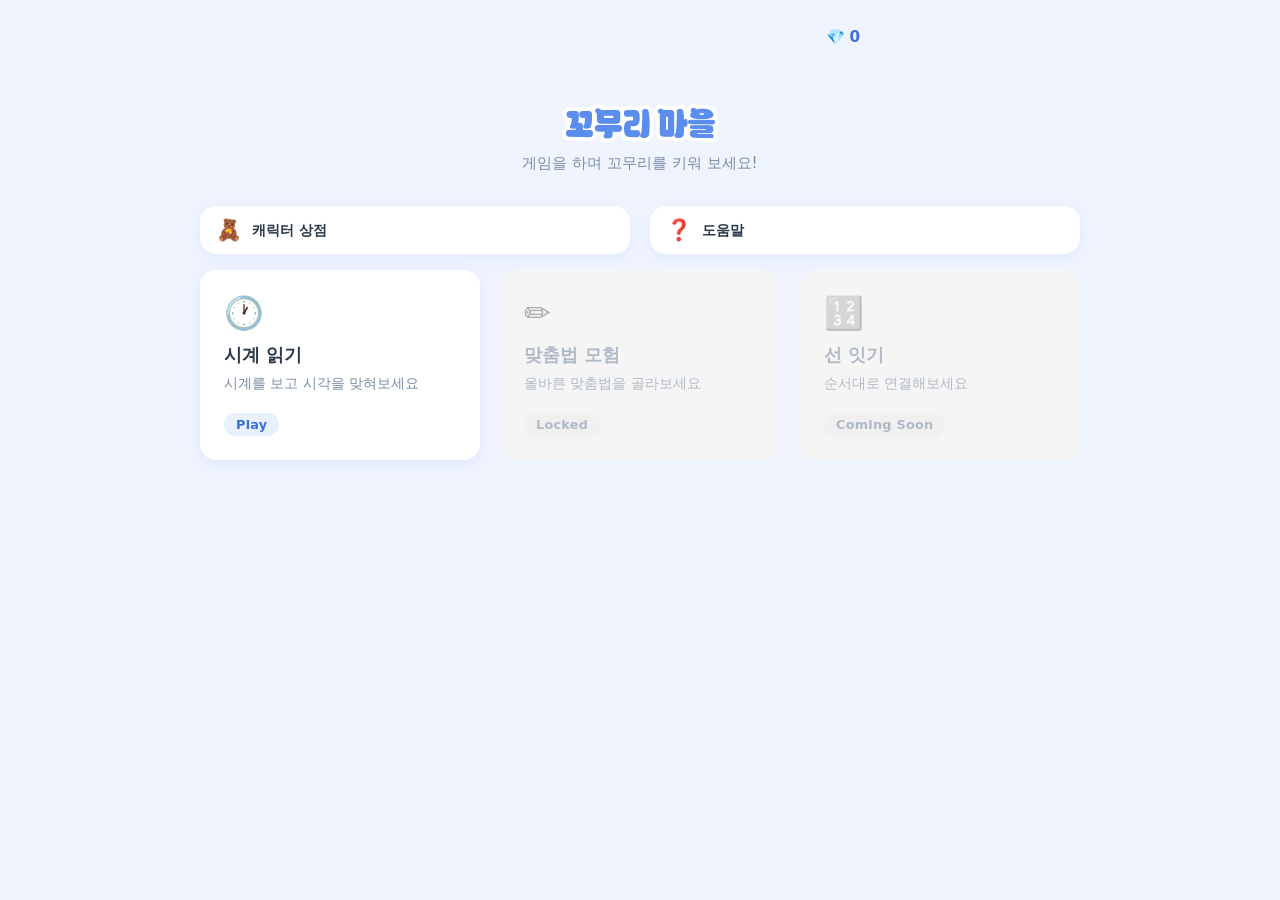
<file: index.html>
<!-- main v0.1.9 : 공용 모달 링크 추가 -->

 <!DOCTYPE html>
<html lang="ko">
<head>
  <meta charset="UTF-8" />
  <meta name="viewport" content="width=device-width, initial-scale=1.0" />
  <title>Web Games</title>
  <link rel="stylesheet" href="shared/modal.css" />
  <link rel="stylesheet" href="shared/header.css" />
  <link rel="stylesheet" href="style.css" />
  <link rel="icon" href="assets/favicon/favicon.ico" sizes="48x48" />
  <link rel="icon" href="assets/favicon/favicon.svg" type="image/svg+xml" />
  <link rel="apple-touch-icon" href="assets/favicon/apple-touch-icon.png?v=2" />  
</head>
<body>

  <!-- 전체 페이지를 감싸는 래퍼 (PC 가운데 정렬용) -->
  <div class="wrapper">

    <!-- 헤더 영역: 제목 + 설명 -->
    <header class="site-header">
      <h1 class="site-title">꼬무리 마을</h1>
      <p class="site-desc" id="site-desc">게임을 하며 꼬무리를 키워 보세요!</p>
    </header>

    <!-- 상단 퀵버튼: 캐릭터 상점 + 도움말 (게임 카드 절반 높이) -->
    <nav class="quick-grid">
      <a href="characters/character-shop.html" class="quick-btn quick-btn--active">
        <span class="quick-btn__icon">🧸</span>
        <span class="quick-btn__label">캐릭터 상점</span>
      </a>

      <a href="help/help.html" class="quick-btn quick-btn--active">
        <span class="quick-btn__icon">❓</span>
        <span class="quick-btn__label">도움말</span>
      </a>
    </nav>

    <!-- 게임 카드 목록 -->
    <main class="card-grid">

      <!-- 시계 읽기: 단계 선택 화면으로 이동 -->
      <a href="games/clock/select.html" class="card card--active">
        <div class="card__icon" aria-hidden="true">🕐</div>
        <h2 class="card__title">시계 읽기</h2>
        <p class="card__desc">시계를 보고 시각을 맞혀보세요</p>
        <span class="card__badge card__badge--play">Play</span>
      </a>

      <!-- 맞춤법 모험: 캐릭터 등록 여부에 따라 index.js가 활성/비활성 클래스를 토글 (기본은 잠김 상태) -->
      <a href="games/spelling/select.html" class="card card--soon" id="card-spelling" aria-disabled="true">
        <div class="card__icon" aria-hidden="true">✏️</div>
        <h2 class="card__title">맞춤법 모험</h2>
        <p class="card__desc">올바른 맞춤법을 골라보세요</p>
        <span class="card__badge card__badge--soon" id="card-spelling-badge">Locked</span>
      </a>

      <!-- 선 잇기: 아직 준비 중 (항상 마지막 위치 유지) -->
      <div class="card card--soon" aria-disabled="true">
        <div class="card__icon" aria-hidden="true">🔢</div>
        <h2 class="card__title">선 잇기</h2>
        <p class="card__desc">순서대로 연결해보세요</p>
        <span class="card__badge card__badge--soon">Coming Soon</span>
      </div>

    </main>

  </div><!-- /.wrapper -->

  <!-- 잠김 안내 모달: hidden 속성으로 표시/숨김 제어 -->
  <div class="modal-overlay" id="lock-modal" hidden>
    <div class="modal-card" role="dialog" aria-modal="true" aria-labelledby="lock-modal-text">
      <p class="modal-card__text" id="lock-modal-text">나의 꼬무리가 있어야 해요.</p>
      <button type="button" class="modal-card__btn" id="lock-modal-close">확인</button>
    </div>
  </div>

  <script type="module" src="index.js"></script>

</body>
</html>
</file>
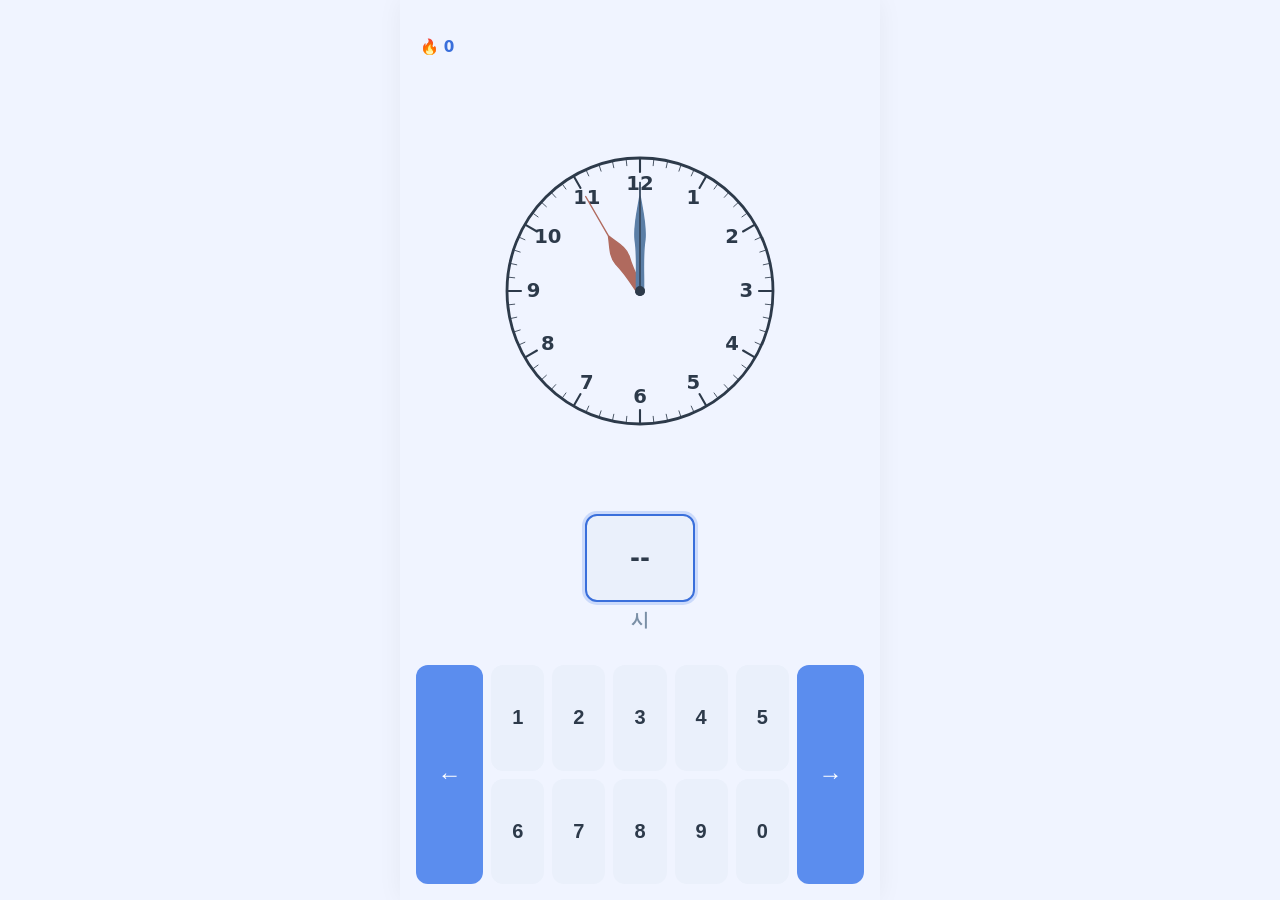
<file: games/clock/index.html>
<!-- clock v0.1.14 : 공통 css 연결 -->


<!DOCTYPE html>
<html lang="ko">
<head>
  <meta charset="UTF-8" />
  <meta name="viewport" content="width=device-width, initial-scale=1.0" />
  <title>Clock Game</title>
  <link rel="stylesheet" href="../../shared/game-common.css" />
  <link rel="stylesheet" href="style.css" />
  <link rel="stylesheet" href="../../characters/character-anim.css" />
  <link rel="stylesheet" href="../../characters/assets/effects/effects.css" />
  <link rel="icon" href="../../assets/favicon/favicon.ico" sizes="48x48" />
  <link rel="icon" href="../../assets/favicon/favicon.svg" type="image/svg+xml" />
  <link rel="apple-touch-icon" href="../../assets/favicon/apple-touch-icon.png?v=2" />  
</head>
<body>

  <!-- 전체 화면을 감싸는 래퍼 (PC 가운데 정렬용) -->
  <div id="game-wrapper" class="game-wrapper">

    <!-- 상단 정보 영역 (약 1/12) : Combo(좌) / Gold(우) -->
    <header class="info-bar">
      <span class="info-bar__item info-bar__combo">
        <span class="info-bar__icon">🔥</span>
        <span id="display-combo" class="info-bar__value">0</span>
      </span>
    </header>

    <!-- 시계 영역 (약 1/2) -->
    <section class="clock-area">
      <div id="clock-svg" class="clock-svg">
        <img class="clock-face-img" src="assets/svg/clock-face.svg" alt="시계 눈금과 숫자" />
        <svg class="clock-hands-svg" viewBox="0 0 400 400" xmlns="http://www.w3.org/2000/svg">
        <!-- 시침 -->
        <g id="hour-hand">
          <path id="hour-hand-path" fill="#b06a5e" stroke="#b06a5e" stroke-width="2" stroke-linecap="round" d="M 200.29114,109.25651 V 44.256506 m -5,155.000004 c -1,-14 -1,-30 -6,-50 -3,-14 6.08838,-26.53126 10.99916,-39.98355 4.77369,13.48296 14.00084,25.98355 11.00084,39.98355 -5,20 -5,36 -6,50 z" />
        </g>
        <!-- 분침 -->
        <g id="minute-hand">
          <path id="minute-hand-path" fill="#5b7ea6" stroke="#5b7ea6" stroke-width="2" stroke-linecap="round" d="m 200,70 c 0,-8.333333 0,-16.666667 0,-25 m -5,155 c -0.84616,-24.32496 1.78524,-48.81858 -2,-73 -2.11151,-21.46944 3.81812,-42.576557 7.00486,-63.641633 3.30475,20.754501 8.89565,41.567173 7.10526,62.743173 -3.8354,24.09977 -1.37963,48.52212 -2.06613,72.77562 -0.1114,2.24444 -3.92398,0.63986 -5.72918,1.12284 -1.43827,0 -2.87654,0 -4.31481,0 z" />
        </g>
        <!-- 초침 -->
        <g id="second-hand">
          <line x1="200" y1="200" x2="200" y2="45" stroke="#2d3a4a" stroke-width="2" stroke-linecap="round" />
        </g>
        <!-- 중심 고정핀 -->
        <circle id="clock-center-pin" cx="200" cy="200" r="7" fill="#2d3a4a" />
        </svg>
      </div>
    </section>

    <!-- 계산식 표시 영역 (Lv.6~8에서만 표시, 기본 숨김) -->
    <section id="calc-area" class="calc-area calc-area--hidden">
      <p id="calc-expression" class="calc-expression"></p>
    </section>

    <!-- 입력 영역 (약 1/6) : 시 / 분 / 초 입력칸 -->
    <section class="input-area">
      <div class="input-group">
        <span id="input-hour" class="input-box">--</span>
        <span class="input-label">시</span>
      </div>
      <div class="input-group">
        <span id="input-minute" class="input-box">--</span>
        <span class="input-label">분</span>
      </div>
      <div class="input-group">
        <span id="input-second" class="input-box">--</span>
        <span class="input-label">초</span>
      </div>
    </section>

    <!-- 키패드 영역 (약 1/4) : 숫자 0~9, ← / → 버튼 -->
    <section class="keypad-area">
      <button type="button" class="keypad-btn keypad-btn--nav" data-key="back" aria-label="이전">←</button>
      <div class="keypad-numbers">
        <div class="keypad-row">
          <button type="button" class="keypad-btn" data-key="1">1</button>
          <button type="button" class="keypad-btn" data-key="2">2</button>
          <button type="button" class="keypad-btn" data-key="3">3</button>
          <button type="button" class="keypad-btn" data-key="4">4</button>
          <button type="button" class="keypad-btn" data-key="5">5</button>
        </div>
        <div class="keypad-row">
          <button type="button" class="keypad-btn" data-key="6">6</button>
          <button type="button" class="keypad-btn" data-key="7">7</button>
          <button type="button" class="keypad-btn" data-key="8">8</button>
          <button type="button" class="keypad-btn" data-key="9">9</button>
          <button type="button" class="keypad-btn" data-key="0">0</button>
        </div>
      </div>
      <button type="button" class="keypad-btn keypad-btn--nav" data-key="next" aria-label="다음">→</button>
    </section>

    <!-- 인게임 캐릭터 표시 컨테이너 -->
    <div id="character-container" class="character-container"></div>

  </div><!-- /.game-wrapper -->

  <!-- 결과 화면 -->
  <div id="result-screen" class="result-screen result-screen--hidden">
    <div class="result-card">
      <h2 id="result-level"       class="result-level">Lv.1 완료!</h2>
      <p  id="result-stars"       class="result-stars">★★★</p>
      <p  id="result-score"       class="result-score">5 / 5</p>
      <p  id="result-rate"        class="result-rate">정답률 100%</p>
      <p  id="result-combo"       class="result-combo">최고 콤보 🔥 5</p>
      <hr class="result-divider" />
      <p  id="result-gold-quiz"   class="result-gold-row"><span>문제 정답</span><span class="result-gold-value">💎 0</span></p>
      <p  id="result-gold-combo"  class="result-gold-row"><span>콤보 보너스</span><span class="result-gold-value">💎 0</span></p>
      <p  id="result-gold-star"   class="result-gold-row"><span>별점 보너스</span><span class="result-gold-value">💎 0</span></p>
      <p  id="result-gold-total"  class="result-gold-total"><span>총 획득</span><span class="result-gold-value">💎 0</span></p>
    </div>
  </div>

  <!-- 오답 시 정답 확인 모달 -->
  <div id="answer-modal" class="answer-modal answer-modal--hidden">
    <div class="answer-modal__card">
      <p class="answer-modal__label">정답</p>
      <p id="answer-modal-value" class="answer-modal__value">--</p>
    </div>
  </div>

  <script type="module" src="script.js"></script>
</body>
</html>
</file>
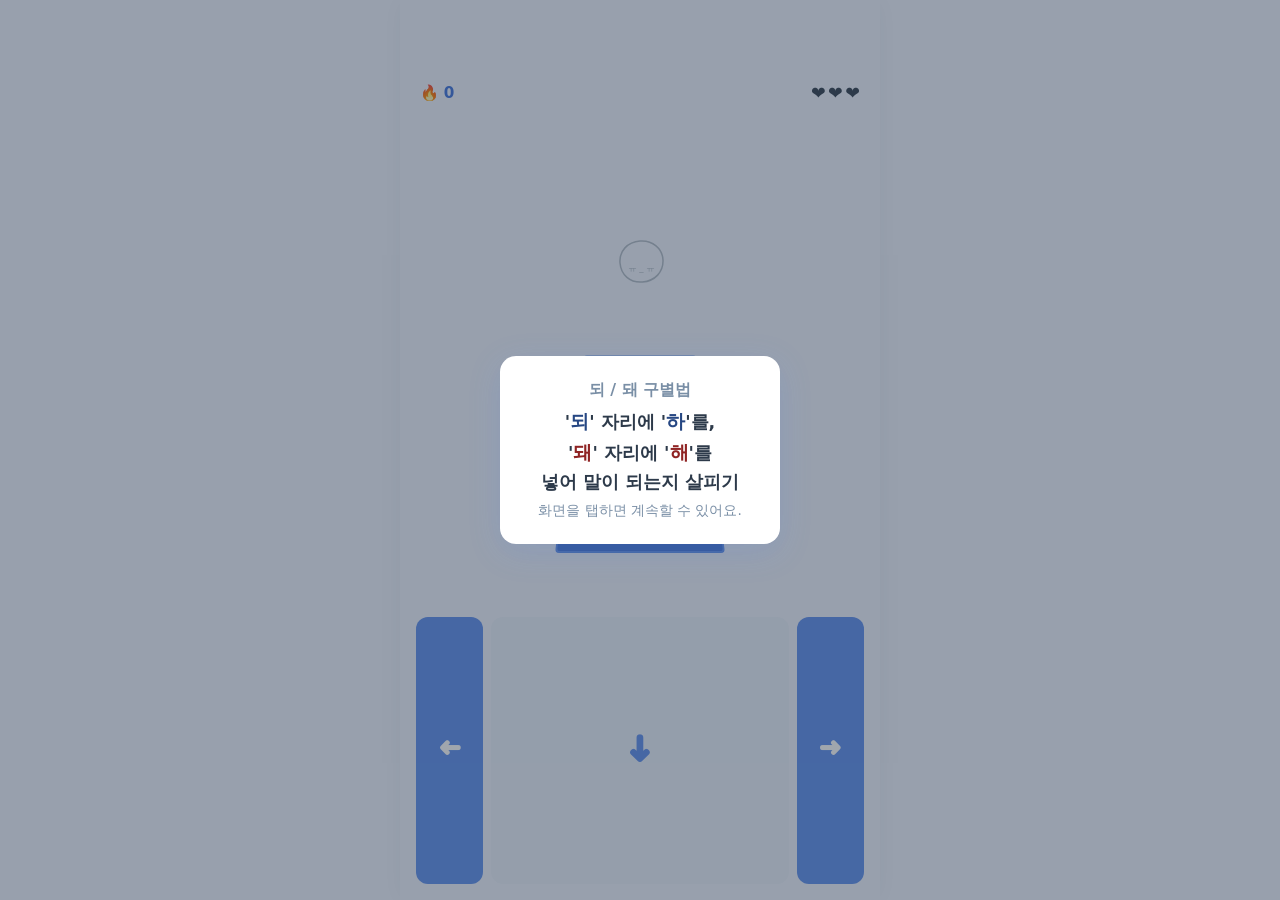
<file: games/spelling/index.html>
<!-- spelling v0.14.0 : 무한 마당용 기록 표시·종료 결과 카드·시작 안내 모달 마크업 추가, 공통 CSS(game-common.css) 연결 -->

<!DOCTYPE html>
<html lang="ko">
<head>
  <meta charset="UTF-8" />
  <meta name="viewport" content="width=device-width, initial-scale=1.0" />
  <title>Spelling Game</title>
  <link rel="stylesheet" href="../../shared/game-common.css" />
  <link rel="stylesheet" href="style.css" />
  <link rel="stylesheet" href="../../characters/character-anim.css" />
  <link rel="stylesheet" href="../../characters/assets/effects/effects.css" />
  <link rel="icon" href="../../assets/favicon/favicon.ico" sizes="48x48" />
  <link rel="icon" href="../../assets/favicon/favicon.svg" type="image/svg+xml" />
  <link rel="apple-touch-icon" href="../../assets/favicon/apple-touch-icon.png?v=2" />  
</head>
<body>

  <div id="game-wrapper" class="game-wrapper">

    <!-- 상단 정보 영역 : Combo(좌) / 하트(우) -->
    <header class="info-bar">
      <span class="info-bar__item info-bar__combo">
        <span class="info-bar__icon">🔥</span>
        <span id="display-combo" class="info-bar__value">0</span>
      </span>
      <!-- 하트는 목숨 개수(일반 3 / 달인 마당 5)에 맞춰 script.js가 동적으로 채움 -->
      <span class="info-bar__item info-bar__hearts" id="display-hearts"></span>
      <!-- 무한 마당 전용 : 하트 대신 기록(점프 점수)을 표시. script.js가 무한 마당일 때만 보이게 함 -->
      <span class="info-bar__item info-bar__record" id="display-record" style="display:none;">
        <span class="info-bar__icon">🏁</span>
        <span id="display-record-value" class="info-bar__value">0</span>
      </span>
    </header>

    <!-- 게임 진행 영역 : 이전(back)/현재(mid)/다음(front, 갈림길 포함) 블록 + 캐릭터(현재 블록과 겹쳐 배치) -->
    <section id="board-area" class="board-area">
      <div id="board-back" class="block block--back"></div>
      <div id="board-mid" class="block block--mid"></div>

      <!-- 다음(front) : 일반 블록일 땐 right를 숨겨 단일 블록처럼, 갈림길일 땐 둘 다 표시 -->
      <div class="fork-row">
        <div id="board-front-left" class="block block--front"></div>
        <div id="board-front-right" class="block block--front"></div>
      </div>

      <!-- 캐릭터 : anchor(위치 고정) > x-track(좌우 이동) > jump(점프 아크 + 조작실수 추락) -->
      <div class="character-anchor">
        <div id="character-x-track" class="character-x-track">
          <div id="character-jump" class="character-jump">
            <div id="character-container" class="character-container"></div>
          </div>
        </div>
      </div>
    </section>

    <!-- 진행용 키패드 : ← / ↓(점프) / → -->
    <section class="keypad-area">
      <button type="button" class="keypad-btn keypad-btn--side" data-key="left" aria-label="왼쪽">←</button>
      <button type="button" class="keypad-btn keypad-btn--jump" data-key="jump" aria-label="점프">↓</button>
      <button type="button" class="keypad-btn keypad-btn--side" data-key="right" aria-label="오른쪽">→</button>
    </section>

  </div><!-- /.game-wrapper -->

  <!-- 학습 모달 : 마당 시작 시 + 갈림길 오답 시 노출. 아무 곳이나 탭하면 닫힘(오답 시엔 같은 갈림길 재시도) -->
  <!-- 콘텐츠는 주제별 문제은행 파일(data/problems/*.js)의 GUIDE 데이터를 script.js가 렌더링 -->
  <div id="learning-modal" class="learning-modal learning-modal--hidden">
    <div class="learning-modal__card">
      <p id="learning-modal-title" class="learning-modal__label"></p>
      <div id="learning-modal-text" class="learning-modal__text"></div>
      <p class="learning-modal__hint">화면을 탭하면 계속할 수 있어요.</p>
    </div>
  </div>

  <!-- 마당 완료/실패 결과 화면. 아무 곳이나 탭 또는 방향키/스페이스바로 닫힘 (실패 시엔 select 화면으로 이동 예정 - select 구현 후 연결) -->
  <div id="stage-result" class="stage-result stage-result--hidden">

    <!-- 완료(성공) 카드 : 시계 게임 result-card 레이아웃 재사용 (콤보/골드는 레이아웃만, 실제 집계는 다음 단계) -->
    <div id="stage-result-success" class="result-card">
      <h2 id="result-level" class="result-level">마당 완료!</h2>
      <p id="result-stars" class="result-stars">★★★</p>
      <p id="result-score" class="result-score">0 / 0</p>
      <p id="result-rate" class="result-rate">정답률 0%</p>
      <p id="result-combo" class="result-combo">최고 콤보 🔥 -</p>
      <hr class="result-divider" />
      <p class="result-gold-row"><span>문제 정답</span><span id="result-gold-quiz" class="result-gold-value">💎 0</span></p>
      <p class="result-gold-row"><span>콤보 보너스</span><span id="result-gold-combo" class="result-gold-value">💎 0</span></p>
      <p class="result-gold-row"><span>별점 보너스</span><span id="result-gold-star" class="result-gold-value">💎 0</span></p>
      <p class="result-gold-total"><span>총 획득</span><span id="result-gold-total" class="result-gold-value">💎 0</span></p>
    </div>

    <!-- 무한 마당 종료 카드 : 기록 + 정산 💎 (기록 10마다 💎1). 무한 마당일 때만 script.js가 표시 -->
    <div id="stage-result-infinite" class="result-card" style="display:none;">
      <h2 class="result-level">무한 마당 종료!</h2>
      <p id="infinite-result-record" class="result-score">기록 0</p>
      <p id="infinite-result-combo" class="result-combo">최고 콤보 🔥 0</p>
      <p class="result-rate">기록 10마다 💎1</p>
      <hr class="result-divider" />
      <p class="result-gold-total"><span>획득</span><span id="infinite-result-gold" class="result-gold-value">💎 0</span></p>
    </div>

    <!-- 실패 카드 : 통계 없이 캐릭터 + 격려 문구만 -->
    <div id="stage-result-failure" class="stage-result__card">
      <h2 id="stage-result-title" class="stage-result__title"></h2>
      <p id="stage-result-detail" class="stage-result__detail"></p>
      <div id="stage-result-character" class="stage-result__character"></div>
    </div>
  </div>

  <!-- 달인 마당 안내 모달 : 시작 시 1~5단계로 진행. 1~4는 아무 데나 탭하면 다음으로,
       5는 선택 버튼(추후 구현: 게임 시작/마당 선택 이동)으로만 진행 -->
  <div id="review-intro-modal" class="review-intro review-intro--hidden">
    <div class="review-intro__card">
      <div id="review-intro-text" class="review-intro__text"></div>
      <div id="review-intro-arrow" class="review-intro__arrow">▽</div>
      <div id="review-intro-choices" class="review-intro__choices" style="display:none;">
        <button type="button" class="review-intro__choice-btn" data-choice="start">물론,<br>준비는<br>완벽해! 🔥</button>
        <button type="button" class="review-intro__choice-btn" data-choice="later">다음에<br>다시<br>올게요...💦</button>
      </div>
    </div>
  </div>

  <!-- 무한 마당 시작 안내 모달 : 달인 마당 안내 모달과 같은 디자인·글꼴. 탭하면 닫히고 게임 시작 -->
  <div id="infinite-intro-modal" class="review-intro review-intro--hidden">
    <div class="review-intro__card">
      <div id="infinite-intro-text" class="review-intro__text"></div>
      <div class="review-intro__arrow">▽</div>
    </div>
  </div>

  <script type="module" src="script.js"></script>
</body>
</html>
</file>
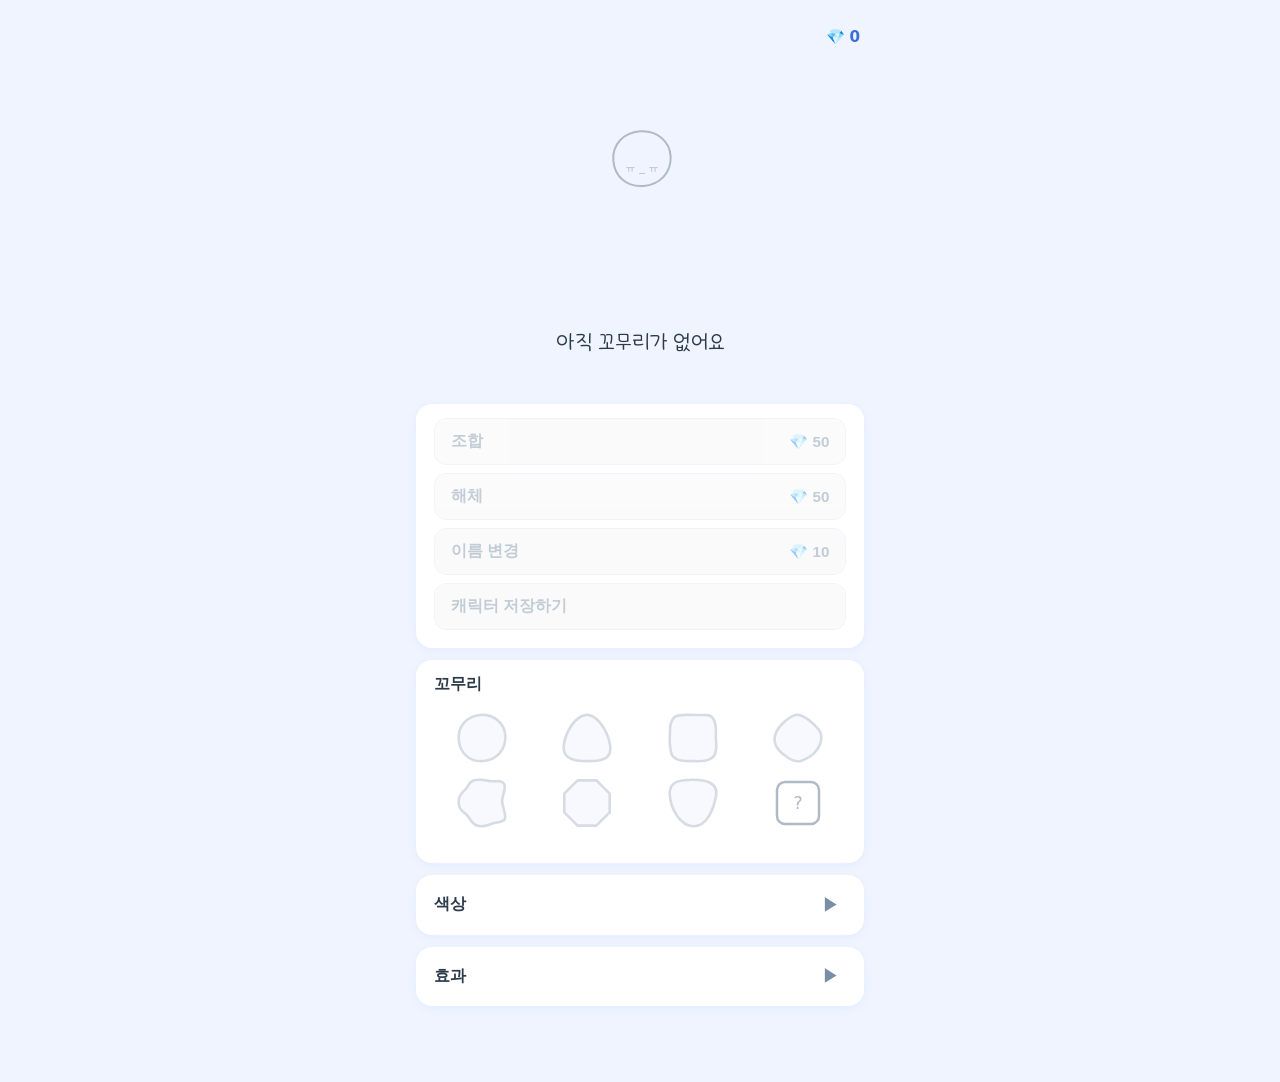
<file: characters/character-shop.html>
<!-- v0.1.14 : 캐릭터 저장 안내 문구 수정 및 저장 결과(save-result-modal) 모달 추가 -->


<!DOCTYPE html>
<html lang="ko">
<head>
  <meta charset="UTF-8" />
  <meta name="viewport" content="width=device-width, initial-scale=1.0" />
  <title>캐릭터 상점</title>
  <link rel="stylesheet" href="../shared/header.css" />
  <link rel="stylesheet" href="character-shop.css" />
  <link rel="stylesheet" href="character-anim.css" />
  <link rel="stylesheet" href="assets/effects/effects.css" />
  <link rel="icon" href="../assets/favicon/favicon.ico" sizes="48x48" />
  <link rel="icon" href="../assets/favicon/favicon.svg" type="image/svg+xml" />
  <link rel="apple-touch-icon" href="../assets/favicon/apple-touch-icon.png?v=2" />  
</head>
<body>

  <div class="shop-wrapper">

    <!-- ① 캐릭터 영역 -->
    <section class="character-area">
      <!-- 더미 플레이스홀더 SVG (실제 렌더링은 characterRenderer.js가 관리) -->
      <svg class="character-placeholder" viewBox="0 0 160 300" xmlns="http://www.w3.org/2000/svg">
      </svg>
      <p class="character-name">아직 꼬무리가 없어요</p>
    </section>

    <!-- ② 기능 버튼 섹션 -->
    <section class="shop-section">
      <div class="shop-section__header" style="padding-bottom:0;"></div>
      <div class="shop-section__body">
        <ul class="action-list">
          <li class="action-item">
            <button type="button" class="action-item__btn" id="btn-combine">
              <span>조합</span><span class="action-item__price">💎 50</span>
            </button>
          </li>
          <li class="action-item">
            <button type="button" class="action-item__btn" id="btn-dismantle">
              <span>해체</span><span class="action-item__price">💎 50</span>
            </button>
          </li>
          <li class="action-item">
            <button type="button" class="action-item__btn" id="btn-rename">
              <span>이름 변경</span><span class="action-item__price">💎 10</span>
            </button>
          </li>
          <li class="action-item action-item--save">
            <button type="button" class="action-item__btn" id="btn-save">캐릭터 저장하기</button>
          </li>
        </ul>
      </div>
    </section>

    <!-- ③ 파츠 섹션 (기본 펼침) -->
    <section class="shop-section">
      <div class="shop-section__header">꼬무리</div>
      <div class="shop-section__body" id="parts-body">
        <div class="parts-grid">
          <!-- 슬롯 1~8 유지 -->
          <div class="part-slot part-slot--locked" data-part="1" data-name="원" data-owned="0"><svg class="part-slot__svg" viewBox="0 0 56 56"></svg></div>
          <div class="part-slot part-slot--locked" data-part="2" data-name="세모" data-owned="0"><svg class="part-slot__svg" viewBox="0 0 56 56"></svg></div>
          <div class="part-slot part-slot--locked" data-part="3" data-name="네모" data-owned="0"><svg class="part-slot__svg" viewBox="0 0 56 56"></svg></div>
          <div class="part-slot part-slot--locked" data-part="4" data-name="마름모" data-owned="0"><svg class="part-slot__svg" viewBox="0 0 56 56"></svg></div>
          <div class="part-slot part-slot--locked" data-part="5" data-name="별" data-owned="0"><svg class="part-slot__svg" viewBox="0 0 56 56"></svg></div>
          <div class="part-slot part-slot--locked" data-part="6" data-name="럭비공" data-owned="0"><svg class="part-slot__svg" viewBox="0 0 56 56"></svg></div>
          <div class="part-slot part-slot--locked" data-part="7" data-name="역세모" data-owned="0"><svg class="part-slot__svg" viewBox="0 0 56 56"></svg></div>
          <div class="part-slot" data-part="random" data-name="랜덤 박스">
            <svg class="part-slot__svg" viewBox="0 0 56 56">
              <rect x="7" y="7" width="42" height="42" rx="8" fill="none" stroke="#b0bac6" stroke-width="2.5"/>
              <text x="28" y="34" font-size="18" text-anchor="middle" fill="#b0bac6">?</text>
            </svg>
          </div>
        </div>
      </div>
    </section>

    <!-- ④ 색상 섹션 (기본 접힘) -->
    <section class="shop-section">
      <div class="shop-section__header">
        색상
        <button type="button" class="shop-section__toggle" id="toggle-color" aria-expanded="false" aria-controls="color-body">▶</button>
      </div>
      <div class="shop-section__body shop-section__body--hidden" id="color-body">
        <div class="color-grid">
          <button type="button" class="color-slot" data-color="#FFCCBC" style="background:#ffccbc;" aria-label="빨강"></button>
          <button type="button" class="color-slot" data-color="#FCE8B2" style="background:#FCE8B2;" aria-label="주황"></button>
          <button type="button" class="color-slot" data-color="#ffffba" style="background:#ffffba;" aria-label="노랑"></button>
          <button type="button" class="color-slot" data-color="#d0ebaf" style="background:#d0ebaf;" aria-label="연두"></button>
          <button type="button" class="color-slot" data-color="#ACC9FE" style="background:#ACC9FE;" aria-label="파랑"></button>
          <button type="button" class="color-slot" data-color="#cdccfa" style="background:#cdccfa;" aria-label="청보라"></button>
          <button type="button" class="color-slot" data-color="#ffe4ef" style="background:#ffe4ef;" aria-label="연분홍"></button>
          <button type="button" class="color-slot" data-color="#ebd0fa" style="background:#ebd0fa;" aria-label="자색"></button>
          <button type="button" class="color-slot" data-color="#A2E8F1" style="background:#A2E8F1;" aria-label="민트"></button>
          <button type="button" class="color-slot" data-color="#96d3ce" style="background:#96d3ce;" aria-label="틸"></button>
          <button type="button" class="color-slot" data-color="#c0e2f1" style="background:#c0e2f1;" aria-label="연파랑"></button>
          <button type="button" class="color-slot color-slot--random" data-color="random" aria-label="랜덤 색상">?</button>
        </div>
        <button type="button" class="color-mix-btn">색 섞기 <span>💎 50</span></button>
      </div>
    </section>

    <!-- ⑤ 효과 섹션 -->
    <section class="shop-section">
      <div class="shop-section__header">
        효과
        <button type="button" class="shop-section__toggle" id="toggle-decoration"
                aria-expanded="false" aria-controls="decoration-body">▶</button>
      </div>
      <div class="shop-section__body shop-section__body--hidden" id="decoration-body">
        <!-- JS가 이 안에 동적으로 12개의 슬롯을 채워 넣습니다 -->
        <div class="parts-grid" id="effect-grid"></div>
      </div>
    </section>


  <!-- 각종 모달 -->
  <div id="part-modal" class="modal-overlay modal-overlay--hidden" role="dialog" aria-modal="true">
    <div class="modal-card">
      <div id="part-modal-svg" class="part-modal__preview"></div>
      <p id="part-modal-name" class="part-modal__name"></p>
      <div id="part-modal-actions" class="modal-card__actions"></div>
    </div>
  </div>

  <div id="color-modal" class="modal-overlay modal-overlay--hidden" role="dialog" aria-modal="true">
    <div class="modal-card">
      <div id="color-modal-preview" class="part-modal__preview"></div>
      <div id="color-modal-actions" class="modal-card__actions"></div>
    </div>
  </div>

  <div id="save-modal" class="modal-overlay modal-overlay--hidden" role="dialog" aria-modal="true">
    <div class="modal-card">
      <p class="modal-card__msg">캐릭터를 기기에 저장합니다.<br><span class="modal-card__msg--sub">(이름과 생김새만 저장돼요.)</span></p>
      <div class="modal-card__actions">
        <button type="button" class="modal-card__btn modal-card__btn--confirm" id="modal-confirm">저장</button>
        <button type="button" class="modal-card__btn modal-card__btn--cancel" id="modal-cancel">취소</button>
      </div>
    </div>
  </div>

  <!-- 캐릭터 저장 결과 모달 (확인 버튼으로만 닫힘) -->
  <div id="save-result-modal" class="modal-overlay modal-overlay--hidden" role="dialog" aria-modal="true">
    <div class="modal-card">
      <p class="modal-card__msg" id="save-result-title">캐릭터 저장 성공!</p>
      <p class="modal-card__msg modal-card__msg--filename" id="save-result-file"></p>
      <p class="modal-card__msg modal-card__msg--sub" id="save-result-hint"></p>
      <div class="modal-card__actions">
        <button type="button" class="modal-card__btn modal-card__btn--confirm" id="save-result-confirm">확인</button>
      </div>
    </div>
  </div>

  <div id="name-modal" class="modal-overlay modal-overlay--hidden" role="dialog" aria-modal="true">
    <div class="modal-card">
      <p class="name-modal__title">이름을 정해 주세요</p>
      <input type="text" id="name-modal-input" class="name-modal__input" placeholder="10글자까지 가능합니다." maxlength="10" autocomplete="off">
      <div class="modal-card__actions">
        <button type="button" class="modal-card__btn modal-card__btn--confirm" id="name-modal-save" disabled>저장</button>
      </div>
    </div>
  </div>

  <!-- 효과 전용 모달 -->
  <div id="effect-modal" class="modal-overlay modal-overlay--hidden" role="dialog" aria-modal="true">
    <div class="modal-card">
      <h3 id="effect-modal-title" class="name-modal__title" style="margin-bottom:1rem; font-size: 1.1rem; color: var(--color-text-muted);">효과 이름</h3>
      
      <!-- 파티클 애니메이션이 터지는 무대 -->
      <div id="effect-modal-preview" class="part-modal__preview" style="position:relative; overflow:hidden;">
        <svg class="character-placeholder" viewBox="0 0 160 300"></svg>
      </div>
      
      <p id="effect-modal-name" class="part-modal__name"></p>
      <div id="effect-modal-actions" class="modal-card__actions"></div>
    </div>
  </div>
  
  <script type="module" src="character-shop.js"></script>
</body>
</html>
</file>
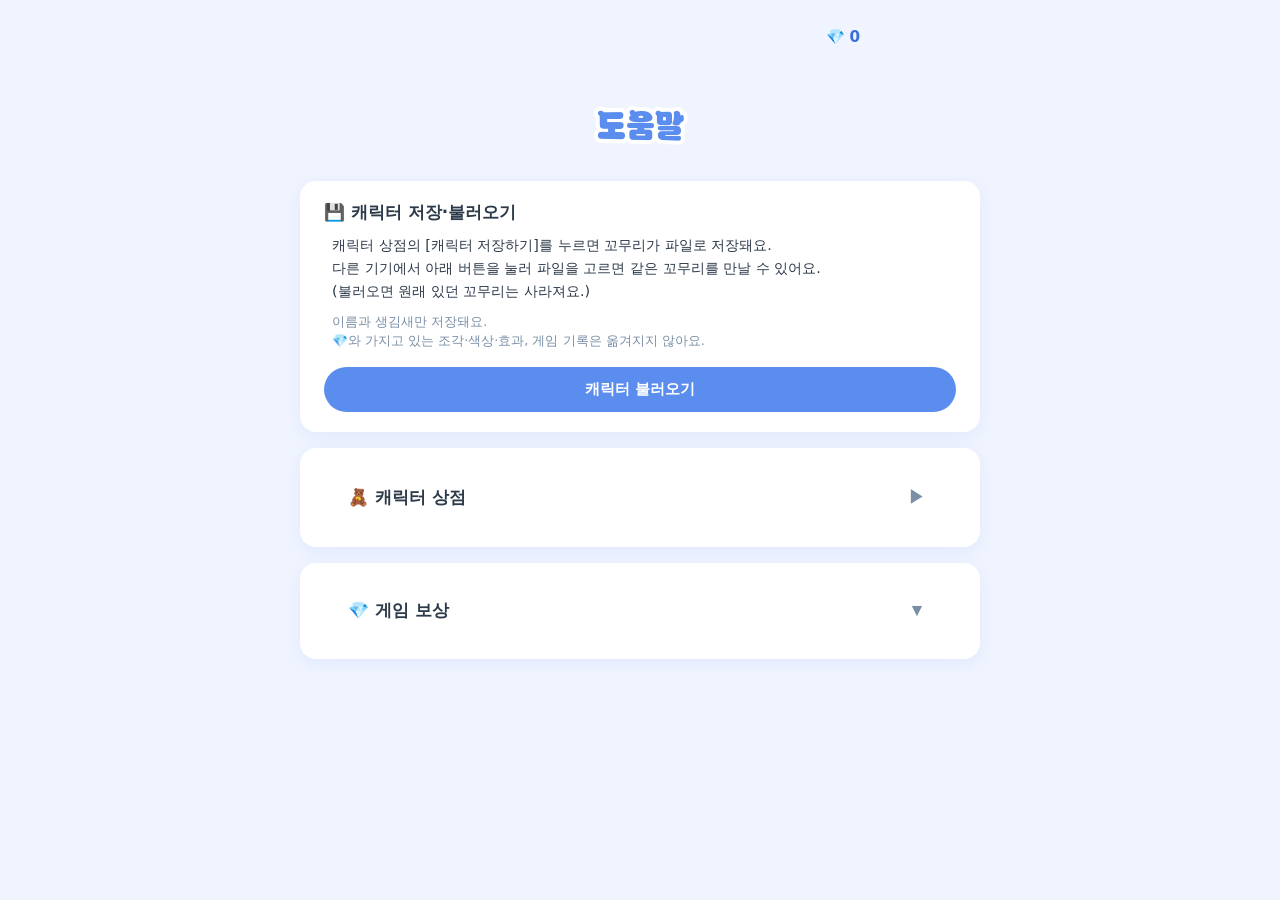
<file: help/help.html>
<!-- help v0.1.6 : 공용 모달 링크 추가> 
 
  help.js가 core\reward.js의 QUIZ_GOLD_BY_STARS, COMBO_MULTIPLIER_BY_STARS, STAR_VALUE를 읽어서 채움 
  표 1: 이전 별점별 정답 보상과 콤보 배율
  콤보 예시: "처음 하는 단계에서 5문제를 연속으로 맞히면 5 × 4 = 💎 20"
  표 2: 맞힌 문제 수, 별점, 별점 보너스
  별점 보너스 예시: 새 별 가치에서 이전 별 가치를 뺀 값 -->

<!DOCTYPE html>
<html lang="ko">
<head>
  <meta charset="UTF-8" />
  <meta name="viewport" content="width=device-width, initial-scale=1.0" />
  <title>도움말</title>
  <link rel="stylesheet" href="../shared/modal.css" />
  <link rel="stylesheet" href="../shared/header.css" />
  <link rel="stylesheet" href="help.css" />
  <link rel="icon" href="../assets/favicon/favicon.ico" sizes="48x48" />
  <link rel="icon" href="../assets/favicon/favicon.svg" type="image/svg+xml" />
  <link rel="apple-touch-icon" href="../assets/favicon/apple-touch-icon.png?v=2" />  
</head>
<body>

  <div class="wrapper">

    <header class="page-header">
      <h1 class="page-title">도움말</h1>
    </header>

    <!-- ① 캐릭터 저장·불러오기 (최상단) -->
    <section class="help-section">
      <h2 class="help-section__title">💾 캐릭터 저장·불러오기</h2>
      <p class="help-section__text">
        캐릭터 상점의 [캐릭터 저장하기]를 누르면 꼬무리가 파일로 저장돼요.<br>
        다른 기기에서 아래 버튼을 눌러 파일을 고르면 같은 꼬무리를 만날 수 있어요.<br>
        (불러오면 원래 있던 꼬무리는 사라져요.)
      </p>
      <p class="help-section__note">
        이름과 생김새만 저장돼요.<br>
        💎와 가지고 있는 조각·색상·효과, 게임 기록은 옮겨지지 않아요.
      </p>

      <button type="button" class="help-btn" id="btn-import">캐릭터 불러오기</button>
      <!-- 파일 선택창은 버튼으로 대신 열기 때문에 숨김 -->
      <input type="file" id="import-input" accept=".json,application/json" hidden />
    </section>

    <!-- ② 캐릭터 상점 -->
    <section class="help-section help-section--collapsible">
      <div class="help-section__header">
        <h2 class="help-section__title">🧸 캐릭터 상점</h2>
        <button type="button" class="help-section__toggle" id="toggle-shop" aria-expanded="false" aria-controls="shop-body">▶</button>
      </div>
      <div class="help-section__body help-section__body--hidden" id="shop-body"> <!--펼친 상태로 시작하려면 이 클래스 삭제, 버튼의 aria-expanded를 true로 변경-->

        <h3 class="help-section__sub">꼬무리</h3>
        <ul class="help-list">
          <li>게임으로 모은 💎로 나만의 꼬무리를 만들어요.</li>
          <li>꼬무리 조각을 사서 붙이고(조합) 떼어낼(해체) 수 있어요.</li>
        </ul>

        <h3 class="help-section__sub">색상</h3>
        <ul class="help-list">
          <li>색을 사서 꼬무리에 칠해요.</li>
          <li>색은 3가지까지 섞을 수 있어요.</li>
          <li>색 섞기에는 여러 가지 무늬와 그라데이션이 있어요.</li>
        </ul>

        <h3 class="help-section__sub">효과</h3>
        <ul class="help-list">
          <li>게임에서 콤보(연속으로 맞히기)를 여러 번 달성하면 나타나요.</li>
          <li>효과는 3개까지 적용할 수 있어요.</li>
        </ul>
      </div>
    </section>

    <!-- ③ 게임 보상 (수치는 reward-system.md 기준) -->
    <section class="help-section help-section--collapsible">
      <div class="help-section__header">
        <h2 class="help-section__title">💎 게임 보상</h2>
        <button type="button" class="help-section__toggle" id="toggle-reward" aria-expanded="false" aria-controls="reward-body">▼</button>
      </div>
      <div class="help-section__body help-section__body--hidden" id="reward-body">
        <p class="help-section__text">
          한 단계를 끝까지 마치면 💎를 받아요.<br>
        </p>

        <h3 class="help-section__sub">정답 보상과 콤보 보너스</h3>
        <table class="help-table">
          <thead>
            <tr><th>이전에 받은<br>가장 높은 별점</th><th>맞힌 문제<br>1개당 보상</th><th>콤보 보너스</th></tr>
          </thead>
          <!-- 정답 보상과 콤보 보너스 표 -->
          <tbody id="reward-quiz-body"></tbody>
        </table>
        <ul class="help-list">
          <li>같은 단계를 또 하면 받는 💎가 적어져요.<br>
           ▷ 새로운 단계에 도전하세요!</li>
        </ul>

       <p class="help-section__note">
          콤보 수 = 가장 길게 연속으로 맞힌 횟수
          <!-- 콤보 예시: help-hang span에 id 추가 -->
          <span class="help-hang" id="reward-combo-example"></span>
        </p>

        <h3 class="help-section__sub">별점 보너스</h3>
        <table class="help-table">
          <thead>
            <tr><th>맞힌 문제 수</th><th>별점</th><th>별점 보너스</th></tr>
          </thead>
          <!-- 별점 보너스 표 -->
          <tbody id="reward-star-body"></tbody>
        </table>

        <ul class="help-list">
          <li>별점 기록은 게임마다, 단계마다 따로 저장돼요.</li>
          <li>별점이 높아지면 이전 별점의 보너스를 뺀 만큼 받아요.<br>
          ▷ 별점이 그대로이거나 낮아지면 별점 보너스는 없어요.</li>
        </ul>
          <!-- 별점 예시: 두번째 span에 id 추가 (첫째 "예)" span은 그대로) -->
        <p class="help-section__note help-example">
          <span>예)</span>
          <span id="reward-star-example"></span>
        </p>

        <h3 class="help-section__sub">복습 단계</h3>
        <ul class="help-list">
          <li>같은 단계를 또 해도 받는 💎가 줄어들지 않거나 매달 1일 처음처럼 돌아와요.<br>▷ 여러 번 복습할수록 좋아요!</li>
        </ul>
      </div>
    </section>

    <!-- 게임하기 (현재 미사용)
    <section class="help-section">
      <h2 class="help-section__title">🎮 게임하기</h2>
      <p class="help-section__text">
        시계 읽기와 맞춤법 모험으로 💎를 모아 보세요.
        맞춤법 모험은 나의 꼬무리가 있어야 시작할 수 있어요.
      </p>
    </section>
    -->

  </div>

  <!-- 안내/확인 모달: 내용과 버튼은 help.js가 채움 (버튼으로만 닫힘) -->
  <div class="modal-overlay" id="help-modal" hidden>
    <div class="modal-card" role="dialog" aria-modal="true" aria-labelledby="help-modal-title">
      <p class="modal-card__title" id="help-modal-title"></p>
      <div class="modal-card__body" id="help-modal-body"></div>
      <div class="modal-card__actions" id="help-modal-actions"></div>
    </div>
  </div>

  <script type="module" src="help.js"></script>

</body>
</html>
</file>
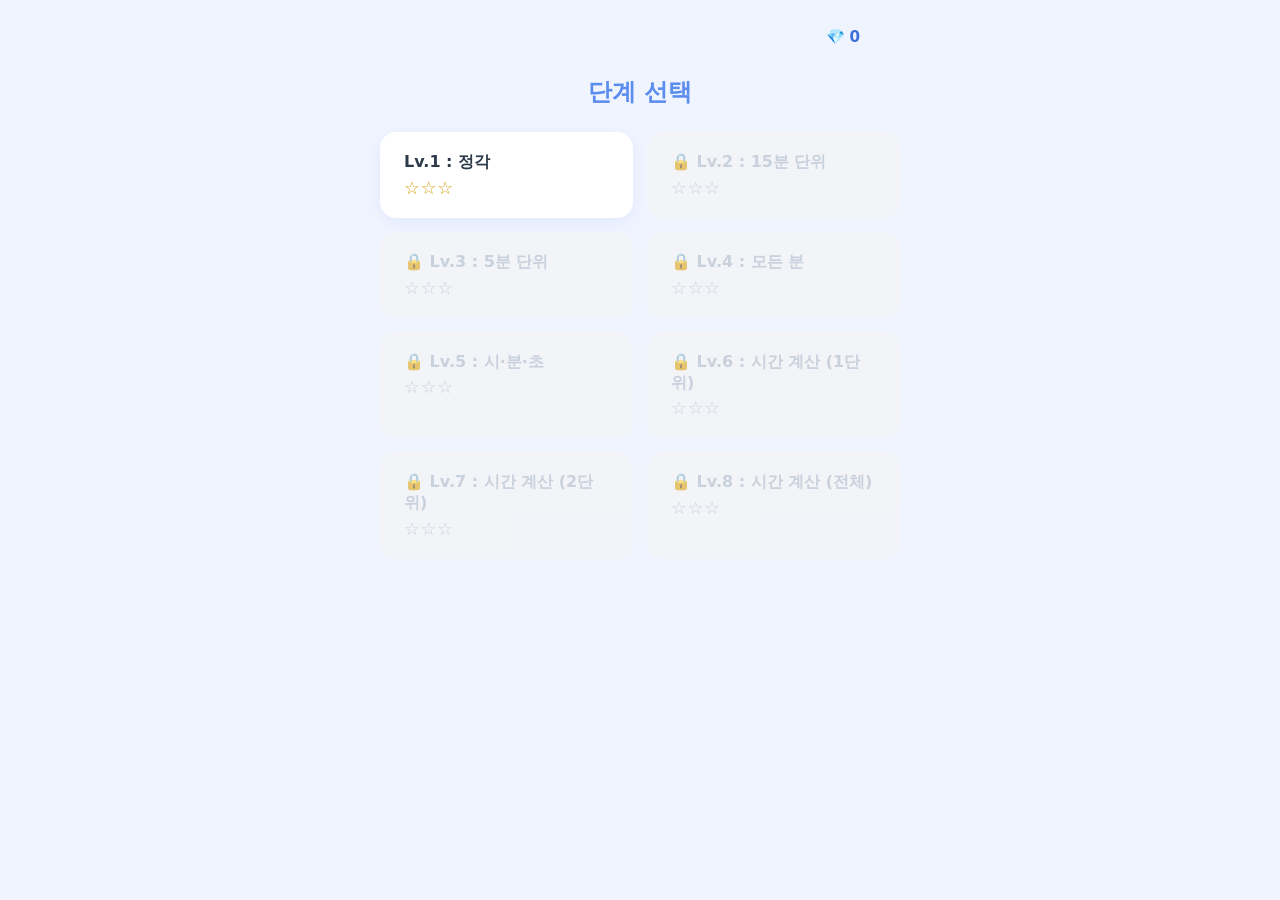
<file: games/clock/select.html>
<!-- clock v0.2.1 공용 css 링크 추가 -->


<!DOCTYPE html>
<html lang="ko">
<head>
  <meta charset="UTF-8" />
  <meta name="viewport" content="width=device-width, initial-scale=1.0" />
  <title>Clock Game - 단계 선택</title>
  <link rel="stylesheet" href="../../shared/header.css" />
  <link rel="stylesheet" href="../../shared/stageSelect.css" />
  <link rel="icon" href="../../assets/favicon/favicon.ico" sizes="48x48" />
  <link rel="icon" href="../../assets/favicon/favicon.svg" type="image/svg+xml" />
  <link rel="apple-touch-icon" href="../../assets/favicon/apple-touch-icon.png?v=2" />  
</head>
<body>
  <div class="stage-select-wrapper">
    <h2 id="stage-select-title" class="stage-select-title">단계 선택</h2>
    <div id="stage-card-list" class="stage-card-list"></div>
  </div>

<!-- 디버그 메뉴는 이제 shared/header.js가 전역으로 제공한다.
       (💎 표시 영역 7회 탭 → core/debug.js 동적 import 후 오픈)
  <div id="debug-menu" style="display:none; position:fixed; inset:0; background:rgba(0,0,0,0.5); z-index:999; align-items:center; justify-content:center;">
    <div style="background:#fff; border-radius:8px; padding:16px; min-width:220px; display:flex; flex-direction:column; gap:8px; font-family:inherit;">
      <p style="font-weight:bold; margin:0 0 4px;">🔧 Debug Menu</p>
      <button type="button" data-debug="resetAll">전체 저장 초기화</button>
      <button type="button" data-debug="grantMaxGold">Gold 99999 지급</button>
      <button type="button" data-debug="unlockAllClockLevels">Clock 모든 단계 해금</button>
      <button type="button" data-debug="star1">모든 별 1개</button>
      <button type="button" data-debug="star2">모든 별 2개</button>
      <button type="button" data-debug="star3">모든 별 3개</button>
      <button type="button" id="debug-menu-close">닫기</button>
    </div>
  </div>
-->

  <script type="module" src="select.js"></script>
</body>
</html>
</file>
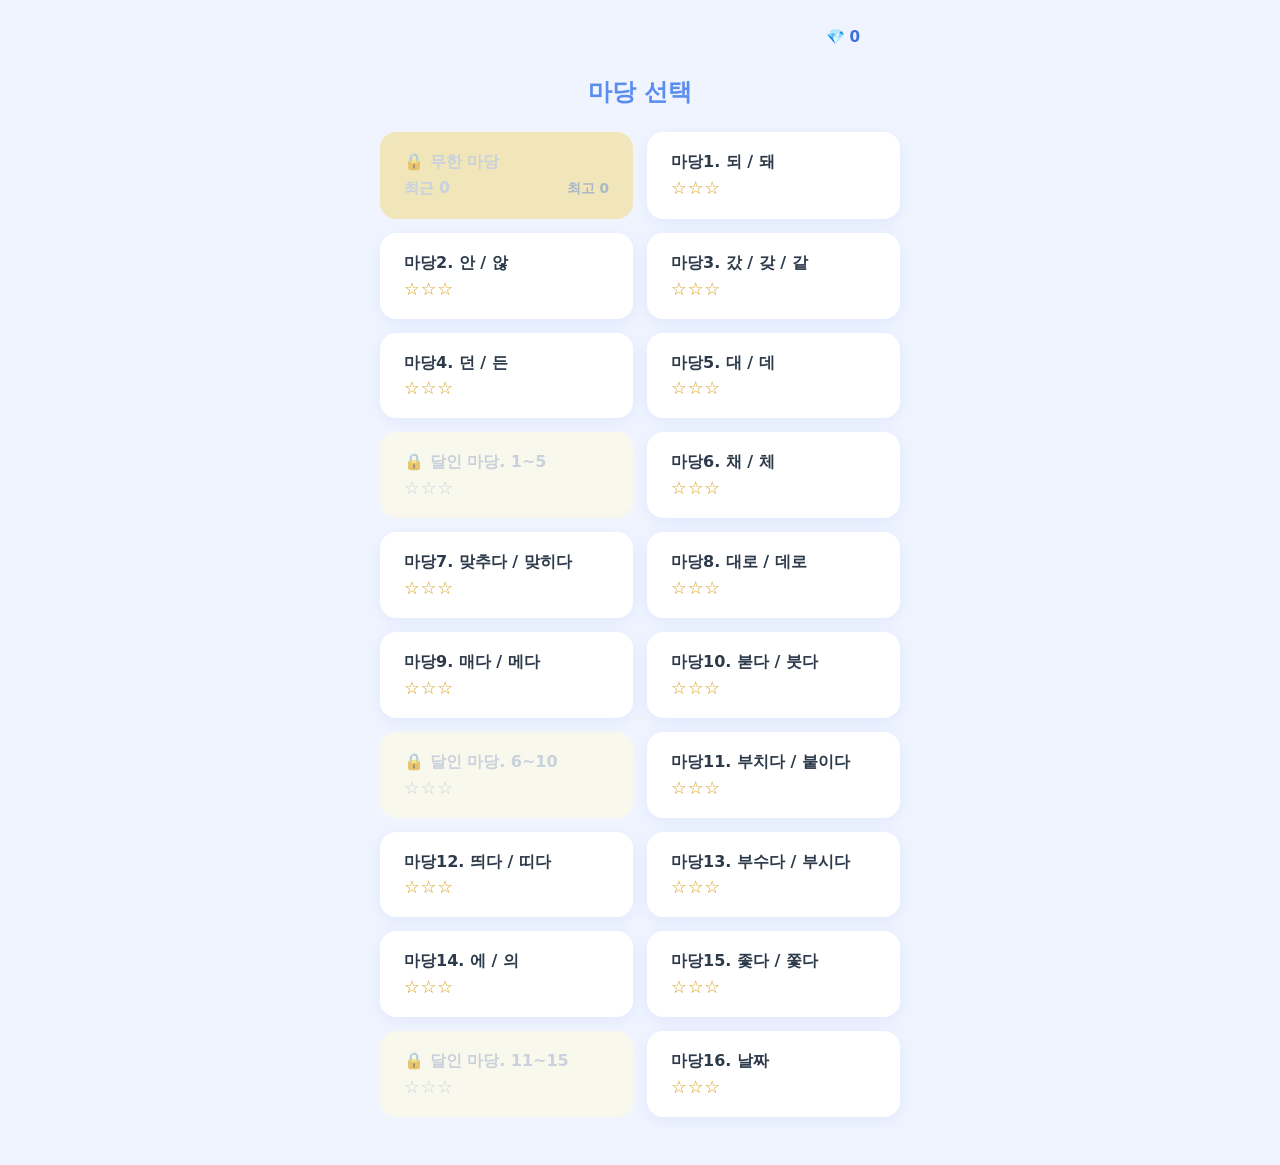
<file: games/spelling/select.html>
<!-- v0.1.1 공용 css 링크 추가
 Spelling Game - 마당 선택 화면 (시계 게임 select.html 구조/디자인 재사용) -->

<!DOCTYPE html>
<html lang="ko">
<head>
  <meta charset="UTF-8" />
  <meta name="viewport" content="width=device-width, initial-scale=1.0" />
  <title>Spelling Game - 마당 선택</title>
  <link rel="stylesheet" href="../../shared/header.css" />
  <link rel="stylesheet" href="../../shared/stageSelect.css" />
  <link rel="stylesheet" href="../../shared/modal.css" />
  <link rel="stylesheet" href="select.css" />
  <link rel="icon" href="../../assets/favicon/favicon.ico" sizes="48x48" />
  <link rel="icon" href="../../assets/favicon/favicon.svg" type="image/svg+xml" />
  <link rel="apple-touch-icon" href="../../assets/favicon/apple-touch-icon.png?v=2" />  
</head>
<body>
  <div class="stage-select-wrapper">
    <h2 id="stage-select-title" class="stage-select-title">마당 선택</h2>
    <div id="stage-card-list" class="stage-card-list"></div>
  </div>

  <script type="module" src="select.js"></script>
</body>
</html>
</file>
<file: shared/modal.css>
/* v0.1.0 : 공통 모달 스타일 최초 생성 (메인 잠김 안내 모달·도움말 모달·맞춤법 선택 화면 잠김 모달 통합) */

/* 사용법: 페이지 <head>에서 이 파일을 먼저 불러온 뒤 페이지 CSS를 불러온다.
   - 메인 index.html: shared/modal.css, 도움말·캐릭터 폴더: ../shared/modal.css, games\<id>\: ../../shared/modal.css
   - 페이지에서 크기만 다르게 하려면 페이지 CSS에서 .modal-card의 width 등 필요한 속성만 덮어쓴다.
   - 색상 변수가 정의되지 않은 페이지에서도 동작하도록 var()에 기본값을 둠 */

/* ===========================
   1. 오버레이 (화면 전체를 덮는 반투명 배경)
=========================== */
.modal-overlay {
  position: fixed;
  inset: 0;
  z-index: 1000;
  display: flex;
  align-items: center;
  justify-content: center;
  background: rgba(45, 58, 74, 0.45);
}

/* hidden 속성 또는 --hidden 클래스로 숨김 (display:flex에 덮이지 않도록 명시) */
.modal-overlay[hidden],
.modal-overlay--hidden {
  display: none;
}

/* ===========================
   2. 카드 + 문구
=========================== */
.modal-card {
  background: var(--color-surface, #ffffff);
  border-radius: 1rem;
  box-shadow: 0 8px 32px rgba(91, 141, 238, 0.18);
  padding: 1.5rem 2rem;
  text-align: center;
  display: flex;
  flex-direction: column;
  gap: 0.5rem;
  width: min(280px, 82vw);
}

/* 한 줄 안내(__text)와 제목(__title)은 같은 스타일 */
.modal-card__text,
.modal-card__title {
  font-size: 1.1rem;
  font-weight: 700;
  color: var(--color-text, #2d3a4a);
}

/* 본문: 비어 있으면 자리를 차지하지 않음. 긴 이름 등은 글자 단위로 줄바꿈 */
.modal-card__body {
  font-size: 0.9rem;
  line-height: 1.6;
  word-break: break-all;
}

.modal-card__body:empty {
  display: none;
}

/* ===========================
   3. 버튼 (포인트 블루 알약형)
=========================== */
.modal-card__btn {
  margin-top: 0.5rem; /* 버튼이 하나뿐인 모달: 문구와의 간격 */
  padding: 0.6rem 1rem;
  border: none;
  border-radius: 999px;
  background: var(--color-primary, #5b8dee);
  color: #ffffff;
  font-family: var(--font-base, 'Segoe UI', system-ui, sans-serif);
  font-size: 0.95rem;
  font-weight: 700;
  cursor: pointer;
  transition: background 0.2s;
}

.modal-card__btn:hover,
.modal-card__btn:focus-visible {
  background: var(--color-primary-dark, #3a6fdb);
  outline: none;
}

/* 버튼이 여러 개인 모달: 묶음(__actions)이 간격을 맡으므로 버튼 자체 여백은 제거 */
.modal-card__actions {
  display: flex;
  flex-direction: column;
  gap: 0.4rem;
  margin-top: 0.5rem;
}

.modal-card__actions .modal-card__btn {
  margin-top: 0;
}

/* 취소 등 보조 버튼 */
.modal-card__btn--cancel {
  background: var(--color-soon-bg, #f5f5f5);
  color: var(--color-text-muted, #7a8fa6);
}

.modal-card__btn--cancel:hover,
.modal-card__btn--cancel:focus-visible {
  background: #e9ecf0;
}
</file>
<file: shared/header.css>
/* v0.1.0 : 최초 생성 - 공통 Sticky Header 스타일 */

/* ===========================
   공통 Sticky Header
=========================== */

.shared-header {
  position: fixed;
  top: 0;
  left: 0;
  z-index: 500;
  width: 100%;
  height: 8.33vh;
  display: flex;
  align-items: center;
  background: rgba(240, 244, 255, 0.1); /* #f0f4ff 반투명 */
  backdrop-filter: blur(8px);
  -webkit-backdrop-filter: blur(8px);
  box-sizing: border-box;
}

.shared-header__content {
  width: 100%;
  max-width: 480px;
  margin: 0 auto;
  padding: 0 1.25rem;
  display: flex;
  justify-content: flex-end;
}

/* Gold 표시: 아이콘 왼쪽, 숫자 오른쪽 */
.shared-header__gold {
  display: flex;
  align-items: center;
  gap: 0.25rem;
  font-weight: 700;
  font-size: 0.95rem;
  color: #3a6fdb; /* --color-primary-dark */
}

.shared-header__gold-value {
  font-variant-numeric: tabular-nums;
}
</file>
<file: style.css>
/* main v0.1.4 : 잠김 안내 모달 스타일 추가 */

/* ===========================
   1. 전역 초기화 & 기본 변수
=========================== */
*, *::before, *::after {
  box-sizing: border-box;
  margin: 0;
  padding: 0;
}

:root {
  /* 컬러 팔레트 */
  --color-bg: #f0f4ff;          /* 연한 파랑 배경 */
  --color-surface: #ffffff;     /* 카드 배경 */
  --color-primary: #5b8dee;     /* 포인트 블루 */
  --color-primary-dark: #3a6fdb;
  --color-text: #2d3a4a;        /* 기본 텍스트 */
  --color-text-muted: #7a8fa6;  /* 보조 텍스트 */
  --color-soon-bg: #f5f5f5;     /* Coming Soon 카드 배경 */
  --color-soon-text: #b0bac6;   /* Coming Soon 흐린 텍스트 */
  --color-badge-play: #e8f0fe;  /* Play 뱃지 배경 */
  --color-badge-soon: #f0f0f0;  /* Soon 뱃지 배경 */

  /* 타이포그래피 */
  --font-base: 'Segoe UI', system-ui, sans-serif;
  --font-size-base: 1rem;       /* 16px */

  /* 레이아웃 */
  --max-width: 480px;           /* 모바일 기준 최대 너비, PC에서 확장 */
  --padding-x: 1.25rem;         /* 좌우 여백 */
  --card-radius: 1rem;
  --card-shadow: 0 4px 16px rgba(91, 141, 238, 0.10);
  --card-shadow-hover: 0 8px 24px rgba(91, 141, 238, 0.20);
}

@font-face {
  font-family: 'KERISKEDU';
  src: url('assets/fonts/KERISKEDU_B.woff2') format('woff2');
  font-weight: 700;
}

/* ===========================
   2. 기본 바디 & 레이아웃
=========================== */
body {
  font-family: var(--font-base);
  font-size: var(--font-size-base);
  color: var(--color-text);
  background-color: var(--color-bg);
  min-height: 100vh;
  padding: calc(8.33vh + 2rem) var(--padding-x) 3rem;
  touch-action: manipulation;
}

/* PC에서 가운데 정렬: 최대 너비 제한 후 auto margin */
.wrapper {
  max-width: var(--max-width);
  margin: 0 auto;
}

/* ===========================
   3. 헤더 (제목 + 설명)
=========================== */
.site-header {
  text-align: center;
  margin-bottom: 2rem;
}

.site-title {
  font-family: 'KERISKEDU', var(--font-base);
  font-size: 2rem;
  font-weight: 800;
  letter-spacing: -0.5px;
  color: var(--color-primary);
  line-height: 1.2;
  -webkit-text-stroke: 0.5rem #fff;
  paint-order: stroke fill;
}

.site-desc {
  margin-top: 0.5rem;
  font-size: 0.95rem;
  color: var(--color-text-muted);
}

/* ===========================
   4. 게임 카드 그리드
=========================== */

/* 모바일: 카드 세로 배치 */
.card-grid {
  display: flex;
  flex-direction: column;
  gap: 1rem;
}

/* PC (480px 이상): 카드 가로 배치 */
@media (min-width: 480px) {
  :root {
    --max-width: 880px; /* PC에서는 더 넓게 */
  }

  .card-grid {
    flex-direction: row;
    gap: 1.25rem;
  }

  /* 카드 너비를 균등 분배 */
  .card {
    flex: 1;
  }
}

/* ===========================
   5. 카드 공통 스타일
=========================== */
.card {
  display: flex;
  flex-direction: column;
  align-items: flex-start;
  gap: 0.4rem;
  background: var(--color-surface);
  border-radius: var(--card-radius);
  box-shadow: var(--card-shadow);
  padding: 1.5rem;
  text-decoration: none;
  color: inherit;
  transition: box-shadow 0.2s, transform 0.2s;
}

/* 아이콘 */
.card__icon {
  font-size: 2rem;
  margin-bottom: 0.25rem;
}

/* 카드 제목 */
.card__title {
  font-size: 1.1rem;
  font-weight: 700;
  color: var(--color-text);
}

/* 카드 설명 */
.card__desc {
  font-size: 0.875rem;
  color: var(--color-text-muted);
  line-height: 1.5;
}

/* 뱃지 공통 */
.card__badge {
  display: inline-block;
  margin-top: 0.75rem;
  padding: 0.25rem 0.75rem;
  border-radius: 999px;
  font-size: 0.8rem;
  font-weight: 600;
  letter-spacing: 0.02em;
}

/* ===========================
   6. 카드 상태별 스타일
=========================== */

/* 활성 카드 (클릭 가능) */
.card--active:hover,
.card--active:focus-visible {
  box-shadow: var(--card-shadow-hover);
  transform: translateY(-3px);
  outline: none;
}

.card--active:focus-visible {
  outline: 3px solid var(--color-primary);
  outline-offset: 3px;
}

/* Play 뱃지 */
.card__badge--play {
  background: var(--color-badge-play);
  color: var(--color-primary-dark);
}

/* Coming Soon 카드: 비활성 느낌 */
.card--soon {
  background: var(--color-soon-bg);
  box-shadow: none;
  cursor: default;
}

.card--soon .card__title,
.card--soon .card__desc {
  color: var(--color-soon-text);
}

.card--soon .card__icon {
  filter: grayscale(1) opacity(0.4);
}

/* Coming Soon 뱃지 */
.card__badge--soon {
  background: var(--color-badge-soon);
  color: var(--color-soon-text);
}

/* ===========================
   7. 상단 퀵버튼 (캐릭터 상점 / 도움말)
=========================== */

/* 게임 카드와 동일한 가로 배치, 높이만 절반 */
.quick-grid {
  display: flex;
  gap: 1rem;
  margin-bottom: 1rem;
}

@media (min-width: 480px) {
  .quick-grid {
    gap: 1.25rem;
  }
}

.quick-btn {
  flex: 1;
  display: flex;
  align-items: center;
  gap: 0.6rem;
  padding: 0.75rem 1rem;
  background: var(--color-surface);
  border-radius: var(--card-radius);
  box-shadow: var(--card-shadow);
  text-decoration: none;
  color: var(--color-text);
  font-family: var(--font-base);
  font-size: 0.95rem;
  font-weight: 700;
  border: none;
  cursor: pointer;
  transition: box-shadow 0.2s, transform 0.2s;
}

.quick-btn__icon {
  font-size: 1.3rem;
}

.quick-btn__label {
  font-size: 0.9rem;
  font-weight: 700;
}

.quick-btn--active:hover,
.quick-btn--active:focus-visible {
  box-shadow: var(--card-shadow-hover);
  transform: translateY(-2px);
  outline: none;
}

.quick-btn--soon {
  background: var(--color-soon-bg);
  box-shadow: none;
  color: var(--color-soon-text);
  cursor: default;
}
</file>
<file: shared/game-common.css>
/* shared v0.1.0 : 게임 화면 공통 스타일 최초 생성 (시계·맞춤법 style.css에서 값이 같은 규칙을 통합) */

/* 사용법: 게임 화면(games\<id>\index.html)의 <head>에서 games\<id>\style.css보다 먼저 연결한다 (../../shared/game-common.css).
   - 두 게임에서 선언이 같은 규칙만 들어 있다. 게임마다 값이 다른 부분(키패드 영역 높이, 캐릭터 배치, 결과 화면 오버레이 등)은
     각 게임의 style.css에서 같은 선택자로 필요한 속성만 추가/덮어쓴다 (이 파일이 먼저 로드되므로 게임 쪽이 우선한다). */

/* ===========================
   1. 전역 초기화 & 변수
=========================== */
*, *::before, *::after {
  box-sizing: border-box;
  margin: 0;
  padding: 0;
}

body {
  touch-action: manipulation;
}

:root {
  --color-bg: #f0f4ff;
  --color-surface: #ffffff;
  --color-primary: #5b8dee;
  --color-primary-dark: #3a6fdb;
  --color-text: #2d3a4a;
  --color-text-muted: #7a8fa6;
  --color-keypad-bg: #eaf0fb;
  --color-keypad-active: #dce8fb;

  --font-base: 'Segoe UI', system-ui, sans-serif;
  --max-width: 480px; 
}

html, body {
  height: 100%;
}

body {
  font-family: var(--font-base);
  color: var(--color-text);
  background-color: var(--color-bg);
}

/* ===========================
   2. 전체 레이아웃
=========================== */
.game-wrapper {
  max-width: var(--max-width);
  margin: 0 auto;
  height: 100vh;
  display: flex;
  flex-direction: column;
  position: relative; /* 캐릭터 컨테이너 기준점 */
}

/* ===========================
   3. 상단 정보 영역 (콤보)
=========================== */
.info-bar {
  flex: 1 1 8.33%;
  display: flex;
  align-items: center;
  justify-content: space-between;
  padding: 0 1.25rem;
  font-weight: 700;
  font-size: 0.95rem;
}

/* 콤보 표시 (시계·맞춤법 동일) */
.info-bar__combo {
  color: var(--color-primary-dark);
  display: flex;
  align-items: center;
  gap: 0.3rem;
}

/* ===========================
   4. 인게임 캐릭터 (크기·SVG)
   위치(position)와 효과는 게임마다 달라 각 게임의 style.css에서 지정 (시계: absolute 자유 배치, 맞춤법: relative)
=========================== */
.character-container {
  width: 80px;
  height: 150px; /* viewBox 160x300 비율 */
}

.character-container > svg.ingame-character {
  width: 100%;
  height: 100%;
  display: block;
}

/* ===========================
   5. 입력(키패드) 영역 공통 디자인
   영역 높이(flex)는 게임마다 달라 각 게임의 style.css에서 지정 (시계 25%, 맞춤법 20%)
=========================== */
.keypad-area {
  display: flex;
  align-items: stretch;
  gap: 0.5rem;
  padding: 0.5rem 1rem 1rem;
}

.keypad-btn {
  flex: 1;
  min-height: 44px;
  background: var(--color-keypad-bg);
  border: none;
  border-radius: 0.75rem;
  font-size: 1.25rem;
  font-weight: 700;
  color: var(--color-text);
  cursor: pointer;
  transition: background-color 0.15s;
}

.keypad-btn:active {
  background: var(--color-keypad-active);
}

/* 좌우 이동 버튼: 시계는 .keypad-btn--nav, 맞춤법은 .keypad-btn--side (선언 동일) */
.keypad-btn--nav,
.keypad-btn--side {
  flex: 0 0 15%;
  background: var(--color-primary);
  color: #ffffff;
  font-size: 1.5rem;
}

.keypad-btn--nav:active,
.keypad-btn--side:active {
  background: var(--color-primary-dark);
}

/* ===========================
   6. 단계 완료 결과 카드 (결과 화면 오버레이는 게임별)
=========================== */
.result-card {
  background: var(--color-surface);
  border-radius: 1.25rem;
  box-shadow: 0 8px 32px rgba(91, 141, 238, 0.18);
  padding: 2rem 1.75rem;
  text-align: center;
  display: flex;
  flex-direction: column;
  gap: 0.6rem;
  width: min(320px, 88vw);
}

.result-level { font-size: 1.4rem; font-weight: 800; color: var(--color-primary); }
.result-score { font-size: 2rem; font-weight: 800; color: var(--color-text); }
.result-rate { font-size: 1rem; color: var(--color-text-muted); }
.result-combo { font-size: 1rem; font-weight: 700; color: var(--color-primary-dark); }
.result-stars { font-size: 1.75rem; letter-spacing: 0.1em; color: #d4a017; }
.result-divider { border: none; border-top: 1px solid #e8edf5; margin: 0.25rem 0; }

.result-gold-row { display: flex; justify-content: space-between; gap: 1rem; font-size: 0.9rem; color: var(--color-text-muted); text-align: left; }
.result-gold-value { text-align: right; white-space: nowrap; font-variant-numeric: tabular-nums; }
.result-gold-total { display: flex; justify-content: space-between; gap: 1rem; font-size: 1rem; font-weight: 700; color: var(--color-primary-dark); margin-top: 0.25rem; text-align: left; }

/* ===========================
   7. PC 대응 (480px 이상)
=========================== */
@media (min-width: 480px) {
  .game-wrapper {
    box-shadow: 0 0 24px rgba(0, 0, 0, 0.05);
  }
}
</file>
<file: games/clock/style.css>
/* clock v0.2.4 : 값이 같은 공통 규칙을 shared/game-common.css로 이동 (섹션 번호는 유지, 게임 고유 규칙만 남김) */

/* ===========================
   4. 시계 영역
=========================== */
.clock-area {
  flex: 1 1 42%;
  display: flex;
  align-items: center;
  justify-content: center;
}

.clock-svg {
  position: relative;
  width: 280px;
  height: 280px;
  max-width: 70vw;
  max-height: 70vw;
}
 
.clock-face-img,
.clock-hands-svg {
  position: absolute;
  inset: 0;
  width: 100%;
  height: 100%;
}

/* ===========================
   4-1. 계산식 표시 영역 (Lv.6~8)
=========================== */
.calc-area {
  flex: 0 0 auto;
  display: flex;
  align-items: center;
  justify-content: center;
  padding: 0.25rem 1rem;
}

.calc-area--hidden {
  display: none;
}

.calc-expression {
  font-size: 1.8rem;
  font-weight: 700;
  color: var(--color-primary-dark);
  text-align: center;
  letter-spacing: 0.02em;
}

/* ===========================
   5. 입력 영역
=========================== */
.input-area {
  flex: 1 1 16.66%;
  display: flex;
  align-items: center;
  justify-content: center;
  gap: 0.75rem;
  padding: 0 1rem;
}

.input-group {
  display: flex;
  flex-direction: column;
  align-items: center;
  gap: 0.35rem;
  flex: 1;
  max-width: 110px;
}

.input-box {
  width: 100%;
  aspect-ratio: 1 / 0.8;
  display: flex;
  align-items: center;
  justify-content: center;
  background: var(--color-surface);
  border: 2px solid var(--color-primary);
  border-radius: 0.75rem;
  font-size: 1.5rem;
  font-weight: 700;
  color: var(--color-text);
}

.input-box--active {
  border-color: var(--color-primary-dark);
  background: var(--color-keypad-bg);
  box-shadow: 0 0 0 3px rgba(91, 141, 238, 0.25);
}

.input-area--correct .input-box {
  border-color: #4caf82;
  background: #eafaf3;
}

.input-area--wrong .input-box {
  border-color: #e05c5c;
  background: #fdeaea;
}

.input-label {
  font-size: 1.1rem;
  font-weight: 700;
  color: var(--color-text-muted);
}

/* ===========================
   6. 키패드 영역
=========================== */
.keypad-area {
  flex: 1 1 25%;
}

.keypad-numbers {
  flex: 1;
  display: flex;
  flex-direction: column;
  gap: 0.5rem;
}

.keypad-row {
  flex: 1;
  display: flex;
  gap: 0.5rem;
}

.keypad-btn {
}

/* ===========================
   7. 캐릭터 표시 영역 (New)
=========================== */
.character-container {
  position: absolute;
  pointer-events: none; /* 클릭 등 터치 이벤트 무시 */
  z-index: 50; /* 입력 UI보다 위에 올 수 있도록 허용 */
  filter: drop-shadow(0 4px 8px rgba(0,0,0,0.15));
}

/* ===========================
   9. 모달 & 오버레이 (결과 / 오답 확인)
=========================== */
.result-screen {
  position: fixed;
  inset: 0;
  display: flex;
  align-items: center;
  justify-content: center;
  background: rgba(240, 244, 255, 0.92);
  z-index: 100;
}

.result-screen--hidden {
  display: none;
}

.answer-modal {
  position: fixed;
  inset: 0;
  display: flex;
  justify-content: center;
  align-items: flex-end;
  padding-bottom: 80px;
  background: rgba(45, 58, 74, 0.45);
  z-index: 150;
}

.answer-modal--hidden {
  display: none;
}

.answer-modal__card {
  background: var(--color-surface);
  border-radius: 1rem;
  box-shadow: 0 8px 32px rgba(91, 141, 238, 0.18);
  padding: 1.5rem 2rem;
  text-align: center;
  display: flex;
  flex-direction: column;
  gap: 0.4rem;
  width: min(260px, 80vw);
}

.answer-modal__label { font-size: 0.95rem; font-weight: 700; color: var(--color-text-muted); }
.answer-modal__value { font-size: 1.6rem; font-weight: 800; color: var(--color-primary-dark); }

/* 파티클 레이어 강제 최상단 노출 테스트 */
.fx {
  z-index: 9999 !important;
  pointer-events: none;
}
</file>
<file: characters/character-anim.css>
/* characters v0.3.0 : 슬롯 단위 동작 클래스(mo-body-/mo-arms-/mo-legs-*) 추가 (기존 state-* 규칙은 그대로 유지)
// character-anim.css
// - 캐릭터 파츠별 애니메이션 정의 (idle/correct/wrong + wiggle/bounce/squish/sway/breathe)
// - 관절 회전축(transform-origin) 및 8개 상태별 keyframe 세트 관리
// - 눈 깜빡임(blink-eyes)은 idle 상태 전용으로 별도 처리 */
/* ===========================
   Character Animations
   - 공통 애니메이션 스타일
=========================== */

/* 1. 각 관절의 회전축 설정 (원본 SVG viewBox 0 0 160 160 기준 좌표)
   - 이제 타겟이 <svg>가 아닌 내부 <g>이므로 transform-box를 강제하지 않아도 SVG 좌표계를 정상적으로 따릅니다. */
.anim-head { transform-origin: 80px 90px; }
.anim-body { transform-origin: 80px 80px; }
.anim-body-lower { transform-origin: 80px 80px; }
.anim-left-arm { transform-origin: 48px 70px; }
.anim-right-arm { transform-origin: 112px 70px; }
.anim-left-leg { transform-origin: 56px 108px; }
.anim-right-leg { transform-origin: 104px 108px; }

/* 2. 성능 최적화 (버벅임 방지) */
.anim-head, .anim-body, .anim-body-lower,
.anim-left-arm, .anim-right-arm,
.anim-left-leg, .anim-right-leg {
  will-change: transform;
}

/* ===========================
   State: Idle (기본 대기 상태)
=========================== */
.state-idle .anim-head { animation: idle-float-head 3s ease-in-out infinite; }
.state-idle .anim-body { animation: idle-float-body 3s ease-in-out infinite; }
.state-idle .anim-body-lower { animation: idle-float-lower 3s ease-in-out infinite; }

.state-idle .anim-left-arm { animation: idle-flap-l-arm 3s ease-in-out infinite; }
.state-idle .anim-right-arm { animation: idle-flap-r-arm 3s ease-in-out infinite; }

.state-idle .anim-left-leg { animation: idle-swing-l-leg 3s ease-in-out infinite; }
.state-idle .anim-right-leg { animation: idle-swing-r-leg 3s ease-in-out infinite; }

/* --- Keyframes --- */
@keyframes idle-float-head {
  0%, 100% { transform: translateY(0); }
  50% { transform: translateY(-4px); }
}
@keyframes idle-float-body {
  0%, 100% { transform: translateY(0); }
  50% { transform: translateY(-5px); }
}
@keyframes idle-float-lower {
  0%, 100% { transform: translateY(0); }
  50% { transform: translateY(-5px); }
}

/* 손이 위아래로 흔들리도록 각도 크게 적용 (대칭 회전) */
@keyframes idle-flap-l-arm {
  0%, 100% { transform: rotate(15deg); }
  50% { transform: rotate(-5deg); }
}
@keyframes idle-flap-r-arm {
  0%, 100% { transform: rotate(-15deg); }
  50% { transform: rotate(5deg); }
}

@keyframes idle-swing-l-leg {
  0%, 100% { transform: rotate(0deg); }
  50% { transform: rotate(-3deg); }
}
@keyframes idle-swing-r-leg {
  0%, 100% { transform: rotate(0deg); }
  50% { transform: rotate(3deg); }
}

/* ===========================
   State: Correct (정답 - 빠른 파닥임)
   - 0.3초 주기로 0.6초간 약 2회 반복
=========================== */
.state-correct .anim-head { animation: idle-float-head 3s ease-in-out infinite; }
.state-correct .anim-body { animation: idle-float-body 3s ease-in-out infinite; }
.state-correct .anim-body-lower { animation: idle-float-lower 3s ease-in-out infinite; }

.state-correct .anim-left-arm { animation: correct-flap-l-arm 0.3s ease-in-out infinite; }
.state-correct .anim-right-arm { animation: correct-flap-r-arm 0.3s ease-in-out infinite; }

.state-correct .anim-left-leg { animation: correct-flap-l-leg 0.3s ease-in-out infinite; }
.state-correct .anim-right-leg { animation: correct-flap-r-leg 0.3s ease-in-out infinite; }

/* --- Correct Keyframes --- */
/* 왼쪽: 팔 65~85deg / 다리 -5~15deg */
@keyframes correct-flap-l-arm {
  0%, 100% { transform: rotate(65deg); }
  50% { transform: rotate(85deg); }
}
@keyframes correct-flap-l-leg {
  0%, 100% { transform: rotate(-5deg); }
  50% { transform: rotate(15deg); }
}

/* 오른쪽: 대칭 (-65~-85deg / 5~-15deg) */
@keyframes correct-flap-r-arm {
  0%, 100% { transform: rotate(-65deg); }
  50% { transform: rotate(-85deg); }
}
@keyframes correct-flap-r-leg {
  0%, 100% { transform: rotate(5deg); }
  50% { transform: rotate(-15deg); }
}


/* ===========================
   State: Wrong (오답)
   - 팔: Y축(어깨) 기준 상하 반전 (scaleY(-1)) 후 idle과 동일한 속도/각도
   - 다리: idle과 동일한 속도/각도 (추후 개별 조작을 위해 키프레임 세트 분리)
=========================== */
.state-wrong .anim-head { animation: idle-float-head 3s ease-in-out infinite; }
.state-wrong .anim-body { animation: idle-float-body 3s ease-in-out infinite; }
.state-wrong .anim-body-lower { animation: idle-float-lower 3s ease-in-out infinite; }

.state-wrong .anim-left-arm { animation: wrong-flap-l-arm 3s ease-in-out infinite; }
.state-wrong .anim-right-arm { animation: wrong-flap-r-arm 3s ease-in-out infinite; }

.state-wrong .anim-left-leg { animation: wrong-swing-l-leg 3s ease-in-out infinite; }
.state-wrong .anim-right-leg { animation: wrong-swing-r-leg 3s ease-in-out infinite; }

/* --- Wrong Keyframes --- */
/* 팔: scaleY(-1)을 통해 어깨를 기준으로 거꾸로 뒤집습니다. */
@keyframes wrong-flap-l-arm {
  0%, 100% { transform: scaleY(-1) rotate(15deg); }
  50% { transform: scaleY(-1) rotate(-5deg); }
}
@keyframes wrong-flap-r-arm {
  0%, 100% { transform: scaleY(-1) rotate(-15deg); }
  50% { transform: scaleY(-1) rotate(5deg); }
}

/* 다리: 현재는 idle과 완전히 동일 (숫자만 바꾸면 바로 다르게 움직입니다) */
@keyframes wrong-swing-l-leg {
  0%, 100% { transform: rotate(0deg); }
  50% { transform: rotate(-3deg); }
}
@keyframes wrong-swing-r-leg {
  0%, 100% { transform: rotate(0deg); }
  50% { transform: rotate(3deg); }
}

/* ===========================
   State: Wiggle (꿈틀꿈틀 - 애벌레/뱀처럼 S자 웨이브)
   - 머리와 하체가 반대 방향으로 흔들려 S자 곡선을 만듦
=========================== */
.state-wiggle .anim-head { animation: wiggle-head 3s ease-in-out infinite; }
.state-wiggle .anim-body { animation: wiggle-body 3s ease-in-out infinite; }
.state-wiggle .anim-body-lower { animation: wiggle-lower 3s ease-in-out infinite; }

.state-wiggle .anim-left-arm { animation: wiggle-l-arm 3s ease-in-out infinite; }
.state-wiggle .anim-right-arm { animation: wiggle-r-arm 3s ease-in-out infinite; }

.state-wiggle .anim-left-leg { animation: wiggle-l-leg 3s ease-in-out infinite; }
.state-wiggle .anim-right-leg { animation: wiggle-r-leg 3s ease-in-out infinite; }

/* --- Wiggle Keyframes --- */
@keyframes wiggle-head {
  0%, 100% { transform: translateX(-3px) rotate(-4deg); }
  50% { transform: translateX(3px) rotate(4deg); }
}
@keyframes wiggle-body {
  0%, 100% { transform: translateX(3px) rotate(5deg); }
  50% { transform: translateX(-3px) rotate(-5deg); }
}
@keyframes wiggle-lower {
  0%, 100% { transform: translateX(-4px) rotate(-6deg); }
  50% { transform: translateX(4px) rotate(6deg); }
}
@keyframes wiggle-l-arm {
  0%, 100% { transform: rotate(25deg); }
  50% { transform: rotate(-5deg); }
}
@keyframes wiggle-r-arm {
  0%, 100% { transform: rotate(-25deg); }
  50% { transform: rotate(5deg); }
}
@keyframes wiggle-l-leg {
  0%, 100% { transform: rotate(-8deg); }
  50% { transform: rotate(8deg); }
}
@keyframes wiggle-r-leg {
  0%, 100% { transform: rotate(8deg); }
  50% { transform: rotate(-8deg); }
}

/* ===========================
   State: Bounce (통통 튀기)
   - 위로 튀어올랐다가 착지하며 스쿼시(눌림) 후 잠시 정지
=========================== */
.state-bounce .anim-head { animation: bounce-head 3s ease-in-out infinite; }
.state-bounce .anim-body { animation: bounce-body 3s ease-in-out infinite; }
.state-bounce .anim-body-lower { animation: bounce-lower 3s ease-in-out infinite; }

.state-bounce .anim-left-arm { animation: bounce-l-arm 3s ease-in-out infinite; }
.state-bounce .anim-right-arm { animation: bounce-r-arm 3s ease-in-out infinite; }

.state-bounce .anim-left-leg { animation: bounce-l-leg 3s ease-in-out infinite; }
.state-bounce .anim-right-leg { animation: bounce-r-leg 3s ease-in-out infinite; }

/* --- Bounce Keyframes --- */
@keyframes bounce-head {
  0%, 100% { transform: translateY(0); }
  15% { transform: translateY(-16px); }
  30% { transform: translateY(0); }
  38% { transform: translateY(2px) scaleY(0.92); }
  46% { transform: translateY(0); }
}
@keyframes bounce-body {
  0%, 100% { transform: translateY(0) scaleY(1); }
  15% { transform: translateY(-14px) scaleY(1.05); }
  30% { transform: translateY(0) scaleY(0.9); }
  38% { transform: translateY(2px) scaleY(1.08); }
  46% { transform: translateY(0) scaleY(1); }
}
@keyframes bounce-lower {
  0%, 100% { transform: translateY(0) scaleY(1); }
  15% { transform: translateY(-12px); }
  30% { transform: translateY(0) scaleY(0.85); }
  38% { transform: translateY(1px) scaleY(1.1); }
  46% { transform: translateY(0) scaleY(1); }
}
@keyframes bounce-l-arm {
  0%, 100% { transform: rotate(10deg); }
  15% { transform: rotate(-20deg); }
  30% { transform: rotate(35deg); }
  46% { transform: rotate(10deg); }
}
@keyframes bounce-r-arm {
  0%, 100% { transform: rotate(-10deg); }
  15% { transform: rotate(20deg); }
  30% { transform: rotate(-35deg); }
  46% { transform: rotate(-10deg); }
}
@keyframes bounce-l-leg {
  0%, 100% { transform: rotate(0deg); }
  30% { transform: rotate(-12deg); }
  46% { transform: rotate(0deg); }
}
@keyframes bounce-r-leg {
  0%, 100% { transform: rotate(0deg); }
  30% { transform: rotate(12deg); }
  46% { transform: rotate(0deg); }
}

/* ===========================
   State: Squish (찌그러져서 부들부들하다 원래대로)
   - 사이클의 약 75%는 눌린 채 떨림, 이후 잠깐 원래 형태로 회복
=========================== */
.state-squish .anim-head { animation: squish-head 3s ease-in-out infinite; }
.state-squish .anim-body { animation: squish-body 3s ease-in-out infinite; }
.state-squish .anim-body-lower { animation: squish-lower 3s ease-in-out infinite; }

.state-squish .anim-left-arm { animation: squish-l-arm 3s ease-in-out infinite; }
.state-squish .anim-right-arm { animation: squish-r-arm 3s ease-in-out infinite; }

.state-squish .anim-left-leg { animation: squish-l-leg 3s ease-in-out infinite; }
.state-squish .anim-right-leg { animation: squish-r-leg 3s ease-in-out infinite; }

/* --- Squish Keyframes --- */
@keyframes squish-head {
  0%, 10%, 20%, 30%, 40%, 50%, 60%, 70% { transform: scale(1.05, 0.93) translateX(-1px); }
  5%, 15%, 25%, 35%, 45%, 55%, 65%, 75% { transform: scale(1.03, 0.95) translateX(1px); }
  85%, 100% { transform: scale(1, 1) translateX(0); }
}
@keyframes squish-body {
  0%, 10%, 20%, 30%, 40%, 50%, 60%, 70% { transform: scale(1.1, 0.88) translateX(1px); }
  5%, 15%, 25%, 35%, 45%, 55%, 65%, 75% { transform: scale(1.06, 0.92) translateX(-1px); }
  85%, 100% { transform: scale(1, 1) translateX(0); }
}
@keyframes squish-lower {
  0%, 10%, 20%, 30%, 40%, 50%, 60%, 70% { transform: scale(1.08, 0.9) translateX(-1px); }
  5%, 15%, 25%, 35%, 45%, 55%, 65%, 75% { transform: scale(1.04, 0.94) translateX(1px); }
  85%, 100% { transform: scale(1, 1) translateX(0); }
}
@keyframes squish-l-arm {
  0%, 10%, 20%, 30%, 40%, 50%, 60%, 70% { transform: rotate(20deg); }
  5%, 15%, 25%, 35%, 45%, 55%, 65%, 75% { transform: rotate(10deg); }
  85%, 100% { transform: rotate(15deg); }
}
@keyframes squish-r-arm {
  0%, 10%, 20%, 30%, 40%, 50%, 60%, 70% { transform: rotate(-20deg); }
  5%, 15%, 25%, 35%, 45%, 55%, 65%, 75% { transform: rotate(-10deg); }
  85%, 100% { transform: rotate(-15deg); }
}
@keyframes squish-l-leg {
  0%, 10%, 20%, 30%, 40%, 50%, 60%, 70% { transform: rotate(-6deg); }
  5%, 15%, 25%, 35%, 45%, 55%, 65%, 75% { transform: rotate(6deg); }
  85%, 100% { transform: rotate(0deg); }
}
@keyframes squish-r-leg {
  0%, 10%, 20%, 30%, 40%, 50%, 60%, 70% { transform: rotate(6deg); }
  5%, 15%, 25%, 35%, 45%, 55%, 65%, 75% { transform: rotate(-6deg); }
  85%, 100% { transform: rotate(0deg); }
}

/* ===========================
   State: Sway (하늘거리기 - 나풀나풀 부드러운 좌우 흔들림)
   - 팔이 해초처럼 크게, 다리는 균형 잡듯 작게 반대로 흔들림
=========================== */
.state-sway .anim-head { animation: sway-head 3s ease-in-out infinite; }
.state-sway .anim-body { animation: sway-body 3s ease-in-out infinite; }
.state-sway .anim-body-lower { animation: sway-lower 3s ease-in-out infinite; }

.state-sway .anim-left-arm { animation: sway-l-arm 3s ease-in-out infinite; }
.state-sway .anim-right-arm { animation: sway-r-arm 3s ease-in-out infinite; }

.state-sway .anim-left-leg { animation: sway-l-leg 3s ease-in-out infinite; }
.state-sway .anim-right-leg { animation: sway-r-leg 3s ease-in-out infinite; }

/* --- Sway Keyframes --- */
@keyframes sway-head {
  0%, 100% { transform: rotate(-6deg) translateX(-2px); }
  50% { transform: rotate(6deg) translateX(2px); }
}
@keyframes sway-body {
  0%, 100% { transform: rotate(-4deg) translateX(-3px); }
  50% { transform: rotate(4deg) translateX(3px); }
}
@keyframes sway-lower {
  0%, 100% { transform: rotate(-3deg) translateX(-2px); }
  50% { transform: rotate(3deg) translateX(2px); }
}
@keyframes sway-l-arm {
  0%, 100% { transform: rotate(30deg); }
  50% { transform: rotate(5deg); }
}
@keyframes sway-r-arm {
  0%, 100% { transform: rotate(-5deg); }
  50% { transform: rotate(-30deg); }
}
@keyframes sway-l-leg {
  0%, 100% { transform: rotate(-4deg); }
  50% { transform: rotate(4deg); }
}
@keyframes sway-r-leg {
  0%, 100% { transform: rotate(4deg); }
  50% { transform: rotate(-4deg); }
}

/* ===========================
   State: Breathe (숨쉬기 - 부풀었다 줄어들기)
   - 몸통을 중심으로 완만하게 확대/축소, 팔은 숨과 함께 살짝 벌어짐
=========================== */
.state-breathe .anim-head { animation: breathe-head 3s ease-in-out infinite; }
.state-breathe .anim-body { animation: breathe-body 3s ease-in-out infinite; }
.state-breathe .anim-body-lower { animation: breathe-lower 3s ease-in-out infinite; }

.state-breathe .anim-left-arm { animation: breathe-l-arm 3s ease-in-out infinite; }
.state-breathe .anim-right-arm { animation: breathe-r-arm 3s ease-in-out infinite; }

.state-breathe .anim-left-leg { animation: breathe-l-leg 3s ease-in-out infinite; }
.state-breathe .anim-right-leg { animation: breathe-r-leg 3s ease-in-out infinite; }

/* --- Breathe Keyframes --- */
@keyframes breathe-head {
  0%, 100% { transform: translateY(0) scale(1); }
  50% { transform: translateY(-3px) scale(1.03); }
}
@keyframes breathe-body {
  0%, 100% { transform: translateY(0) scale(1); }
  50% { transform: translateY(-5px) scale(1.06); }
}
@keyframes breathe-lower {
  0%, 100% { transform: translateY(0) scale(1); }
  50% { transform: translateY(-2px) scale(1.04); }
}
@keyframes breathe-l-arm {
  0%, 100% { transform: rotate(12deg); }
  50% { transform: rotate(20deg); }
}
@keyframes breathe-r-arm {
  0%, 100% { transform: rotate(-12deg); }
  50% { transform: rotate(-20deg); }
}
@keyframes breathe-l-leg {
  0%, 100% { transform: rotate(0deg); }
  50% { transform: rotate(-2deg); }
}
@keyframes breathe-r-leg {
  0%, 100% { transform: rotate(0deg); }
  50% { transform: rotate(2deg); }
}

/* ===========================
   슬롯 단위 동작 (mo-body-* / mo-arms-* / mo-legs-*)
   - 부위 묶음마다 다른 동작을 조합하기 위한 클래스. 키프레임은 위 state 규칙과 같은 것을 재사용한다.
   - body = 머리(눈·입 포함) + 상체 + 하체, arms = 좌우 팔, legs = 좌우 다리
   - 새 동작 추가: 위에 keyframes와 .state-<이름> 규칙을 만든 뒤, 아래 세 그룹에도 같은 이름으로 추가하고
     characters/motions.js의 동작 이름 목록(BODY_MOTIONS 등)에도 등록한다.
=========================== */
/* idle */
.mo-body-idle .anim-head { animation: idle-float-head 3s ease-in-out infinite; }
.mo-body-idle .anim-body { animation: idle-float-body 3s ease-in-out infinite; }
.mo-body-idle .anim-body-lower { animation: idle-float-lower 3s ease-in-out infinite; }
.mo-arms-idle .anim-left-arm { animation: idle-flap-l-arm 3s ease-in-out infinite; }
.mo-arms-idle .anim-right-arm { animation: idle-flap-r-arm 3s ease-in-out infinite; }
.mo-legs-idle .anim-left-leg { animation: idle-swing-l-leg 3s ease-in-out infinite; }
.mo-legs-idle .anim-right-leg { animation: idle-swing-r-leg 3s ease-in-out infinite; }
/* correct */
.mo-body-correct .anim-head { animation: idle-float-head 3s ease-in-out infinite; }
.mo-body-correct .anim-body { animation: idle-float-body 3s ease-in-out infinite; }
.mo-body-correct .anim-body-lower { animation: idle-float-lower 3s ease-in-out infinite; }
.mo-arms-correct .anim-left-arm { animation: correct-flap-l-arm 0.3s ease-in-out infinite; }
.mo-arms-correct .anim-right-arm { animation: correct-flap-r-arm 0.3s ease-in-out infinite; }
.mo-legs-correct .anim-left-leg { animation: correct-flap-l-leg 0.3s ease-in-out infinite; }
.mo-legs-correct .anim-right-leg { animation: correct-flap-r-leg 0.3s ease-in-out infinite; }
/* wrong */
.mo-body-wrong .anim-head { animation: idle-float-head 3s ease-in-out infinite; }
.mo-body-wrong .anim-body { animation: idle-float-body 3s ease-in-out infinite; }
.mo-body-wrong .anim-body-lower { animation: idle-float-lower 3s ease-in-out infinite; }
.mo-arms-wrong .anim-left-arm { animation: wrong-flap-l-arm 3s ease-in-out infinite; }
.mo-arms-wrong .anim-right-arm { animation: wrong-flap-r-arm 3s ease-in-out infinite; }
.mo-legs-wrong .anim-left-leg { animation: wrong-swing-l-leg 3s ease-in-out infinite; }
.mo-legs-wrong .anim-right-leg { animation: wrong-swing-r-leg 3s ease-in-out infinite; }
/* wiggle */
.mo-body-wiggle .anim-head { animation: wiggle-head 3s ease-in-out infinite; }
.mo-body-wiggle .anim-body { animation: wiggle-body 3s ease-in-out infinite; }
.mo-body-wiggle .anim-body-lower { animation: wiggle-lower 3s ease-in-out infinite; }
.mo-arms-wiggle .anim-left-arm { animation: wiggle-l-arm 3s ease-in-out infinite; }
.mo-arms-wiggle .anim-right-arm { animation: wiggle-r-arm 3s ease-in-out infinite; }
.mo-legs-wiggle .anim-left-leg { animation: wiggle-l-leg 3s ease-in-out infinite; }
.mo-legs-wiggle .anim-right-leg { animation: wiggle-r-leg 3s ease-in-out infinite; }
/* bounce */
.mo-body-bounce .anim-head { animation: bounce-head 3s ease-in-out infinite; }
.mo-body-bounce .anim-body { animation: bounce-body 3s ease-in-out infinite; }
.mo-body-bounce .anim-body-lower { animation: bounce-lower 3s ease-in-out infinite; }
.mo-arms-bounce .anim-left-arm { animation: bounce-l-arm 3s ease-in-out infinite; }
.mo-arms-bounce .anim-right-arm { animation: bounce-r-arm 3s ease-in-out infinite; }
.mo-legs-bounce .anim-left-leg { animation: bounce-l-leg 3s ease-in-out infinite; }
.mo-legs-bounce .anim-right-leg { animation: bounce-r-leg 3s ease-in-out infinite; }
/* squish */
.mo-body-squish .anim-head { animation: squish-head 3s ease-in-out infinite; }
.mo-body-squish .anim-body { animation: squish-body 3s ease-in-out infinite; }
.mo-body-squish .anim-body-lower { animation: squish-lower 3s ease-in-out infinite; }
.mo-arms-squish .anim-left-arm { animation: squish-l-arm 3s ease-in-out infinite; }
.mo-arms-squish .anim-right-arm { animation: squish-r-arm 3s ease-in-out infinite; }
.mo-legs-squish .anim-left-leg { animation: squish-l-leg 3s ease-in-out infinite; }
.mo-legs-squish .anim-right-leg { animation: squish-r-leg 3s ease-in-out infinite; }
/* sway */
.mo-body-sway .anim-head { animation: sway-head 3s ease-in-out infinite; }
.mo-body-sway .anim-body { animation: sway-body 3s ease-in-out infinite; }
.mo-body-sway .anim-body-lower { animation: sway-lower 3s ease-in-out infinite; }
.mo-arms-sway .anim-left-arm { animation: sway-l-arm 3s ease-in-out infinite; }
.mo-arms-sway .anim-right-arm { animation: sway-r-arm 3s ease-in-out infinite; }
.mo-legs-sway .anim-left-leg { animation: sway-l-leg 3s ease-in-out infinite; }
.mo-legs-sway .anim-right-leg { animation: sway-r-leg 3s ease-in-out infinite; }
/* breathe */
.mo-body-breathe .anim-head { animation: breathe-head 3s ease-in-out infinite; }
.mo-body-breathe .anim-body { animation: breathe-body 3s ease-in-out infinite; }
.mo-body-breathe .anim-body-lower { animation: breathe-lower 3s ease-in-out infinite; }
.mo-arms-breathe .anim-left-arm { animation: breathe-l-arm 3s ease-in-out infinite; }
.mo-arms-breathe .anim-right-arm { animation: breathe-r-arm 3s ease-in-out infinite; }
.mo-legs-breathe .anim-left-leg { animation: breathe-l-leg 3s ease-in-out infinite; }
.mo-legs-breathe .anim-right-leg { animation: breathe-r-leg 3s ease-in-out infinite; }
</file>
<file: characters/assets/effects/effects.css>
/* v0.3.1
   effects.css
   - 연출 파티클/버스트 애니메이션: 단순 10종 + 화려한 10종, 각 파티클 animation-duration 0.6s
   - 게임 내 재생: .fx 컨테이너, effects.js가 매번 랜덤 좌표로 파티클 생성
   - 상점 썸네일: .ui-eff 컨테이너, 고정 프리셋 좌표 + .active 클래스로 재생 토글
   - 화려한 효과는 distance를 더 크게, 2단계 연출(이동→팝)이나 각도 누적(나선)으로 차별화
   - 정지 화면(-0.24s 공용 규칙)이 안 맞는 효과(폭죽/불꽃/별똥별/색종이)는 개별 delay로 재지정 */

/* ===========================
   [게임 내 재생] Container (JS가 대상 좌표에 위치시킴)
=========================== */
.fx {
  position: fixed;
  top: 0;
  left: 0;
  width: 0;
  height: 0;
  pointer-events: none;
  z-index: 2147483647;
}

/* ===========================
   Particle Base
=========================== */
.fx__particle {
  position: absolute;
  top: 0;
  left: 0;
  border-radius: 50%;
  will-change: transform, opacity;
  animation-duration: 0.6s;
  animation-fill-mode: forwards;
  animation-timing-function: ease-out;
}

/* =====================================================
   단순 효과 (Simple) 1~10
===================================================== */

/* 1. 별가루 (Stardust) */
.fx__particle--star {
  clip-path: polygon(50% 0%, 61% 35%, 98% 35%, 68% 57%, 79% 91%, 50% 70%, 21% 91%, 32% 57%, 2% 35%, 39% 35%);
  animation-name: fx-burst;
}

/* 2. 반짝이 (Sparkle) */
.fx__particle--sparkle {
  clip-path: polygon(50% 0%, 100% 50%, 50% 100%, 0% 50%);
  animation-name: fx-twinkle;
  animation-timing-function: ease-in-out;
}

/* 3. 링 버스트 (Ring Burst) - 단일 엘리먼트 */
.fx__ring {
  position: absolute;
  top: 0;
  left: 0;
  width: 10px;
  height: 10px;
  border-radius: 50%;
  border-style: solid;
  transform: translate(-50%, -50%) scale(0.3);
  opacity: 0;
  animation: fx-ring-burst 0.6s ease-out forwards;
}
@keyframes fx-ring-burst {
  0% { transform: translate(-50%, -50%) scale(0.3); opacity: 0.9; border-width: 4px; }
  60% { opacity: 0.7; }
  100% { transform: translate(-50%, -50%) scale(6); opacity: 0; border-width: 1px; }
}

/* 4. 하트 팝 (Heart Pop) */
.fx__particle--heart {
  clip-path: polygon(50% 15%, 61% 5%, 75% 5%, 88% 18%, 88% 34%, 50% 70%, 12% 34%, 12% 18%, 25% 5%, 39% 5%);
  animation-name: fx-burst;
}

/* 5. 스파크 (Spark) - 중심에서 선이 뻗어나감 */
.fx__particle--spark {
  border-radius: 999px;
  transform-origin: 0% 50%;
  animation-name: fx-spark-shoot;
}

/* 6. 버블 팝 (Bubble Pop) */
.fx__particle--bubble {
  border-radius: 50%;
  box-shadow:
    inset -2px -2px 3px rgba(255, 255, 255, 0.6),
    inset 2px 2px 3px rgba(0, 0, 0, 0.08);
  animation-name: fx-pop;
  animation-timing-function: cubic-bezier(0.34, 1.56, 0.64, 1);
}

/* 7. 리본 조각 (Ribbon Scatter) */
.fx__particle--ribbon {
  border-radius: 40%;
  animation-name: fx-spin-scatter;
}

/* 8. 크로스 플래시 (Cross Flash) - 단일 엘리먼트 */
.fx__cross {
  position: absolute;
  top: 0;
  left: 0;
  width: 26px;
  height: 26px;
  transform: translate(-50%, -50%) scale(0) rotate(-20deg);
  opacity: 0;
  animation: fx-cross-flash 0.6s ease-out forwards;
}
.fx__cross::before,
.fx__cross::after {
  content: '';
  position: absolute;
  background: currentColor;
  border-radius: 2px;
}
.fx__cross::before { top: 0; left: 50%; width: 6px; height: 100%; transform: translateX(-50%); }
.fx__cross::after { top: 50%; left: 0; width: 100%; height: 6px; transform: translateY(-50%); }
@keyframes fx-cross-flash {
  0% { transform: translate(-50%, -50%) scale(0) rotate(-20deg); opacity: 0; }
  35% { transform: translate(-50%, -50%) scale(1.15) rotate(0deg); opacity: 1; }
  100% { transform: translate(-50%, -50%) scale(1.6) rotate(6deg); opacity: 0; }
}

/* 9. 낙엽 (Falling Leaf) */
.fx__particle--leaf {
  border-radius: 0 70% 0 70%;
  animation-name: fx-sway-fall;
}

/* 10. 물방울 (Water Drop) */
.fx__particle--drop {
  border-radius: 60% 60% 60% 0;
  animation-name: fx-gravity-fall;
  animation-timing-function: cubic-bezier(0.55, 0, 0.85, 0.35);
}

/* --- 단순 효과 공용 Keyframes --- */
@keyframes fx-burst {
  0% { transform: translate(-50%, -50%) rotate(var(--angle)) translateX(0) scale(1); opacity: 1; }
  100% { transform: translate(-50%, -50%) rotate(var(--angle)) translateX(var(--distance)) scale(0.3); opacity: 0; }
}
@keyframes fx-twinkle {
  0% { transform: translate(-50%, -50%) rotate(var(--angle)) translateX(0) scale(0.4) rotate(0deg); opacity: 0.6; }
  40% { transform: translate(-50%, -50%) rotate(var(--angle)) translateX(calc(var(--distance) * 0.6)) scale(1.3) rotate(90deg); opacity: 1; }
  100% { transform: translate(-50%, -50%) rotate(var(--angle)) translateX(var(--distance)) scale(0) rotate(180deg); opacity: 0; }
}
@keyframes fx-spark-shoot {
  0% { transform: translate(-50%, -50%) rotate(var(--angle)) scaleX(0.2); opacity: 1; }
  30% { transform: translate(-50%, -50%) rotate(var(--angle)) scaleX(1); opacity: 1; }
  100% { transform: translate(-50%, -50%) rotate(var(--angle)) scaleX(1.4); opacity: 0; }
}
@keyframes fx-pop {
  0% { transform: translate(-50%, -50%) rotate(var(--angle)) translateX(0) scale(0.2); opacity: 0.9; }
  55% { transform: translate(-50%, -50%) rotate(var(--angle)) translateX(calc(var(--distance) * 0.8)) scale(1.2); opacity: 1; }
  100% { transform: translate(-50%, -50%) rotate(var(--angle)) translateX(var(--distance)) scale(0); opacity: 0; }
}
@keyframes fx-spin-scatter {
  0% { transform: translate(-50%, -50%) rotate(var(--angle)) translateX(0) rotate(0deg); opacity: 1; }
  100% { transform: translate(-50%, -50%) rotate(var(--angle)) translateX(var(--distance)) rotate(220deg); opacity: 0; }
}
@keyframes fx-sway-fall {
  0% { transform: translate(-50%, -50%) rotate(var(--angle)) translateX(0) rotate(0deg); opacity: 1; }
  50% { transform: translate(-50%, -50%) rotate(var(--angle)) translateX(calc(var(--distance) * 0.55)) rotate(-25deg); opacity: 1; }
  100% { transform: translate(-50%, -50%) rotate(var(--angle)) translateX(var(--distance)) rotate(35deg); opacity: 0; }
}
@keyframes fx-gravity-fall {
  0% { transform: translate(-50%, -50%) rotate(var(--angle)) translateX(0) scale(1); opacity: 1; }
  100% { transform: translate(-50%, -50%) rotate(var(--angle)) translateX(var(--distance)) scale(0.7); opacity: 0; }
}

/* =====================================================
   화려한 효과 (Fancy) 1~10
   - distance를 단순 효과보다 크게 (대략 45~90px대)
===================================================== */

/* F1. 폭죽 발사 (Firework Launch) - 이동 후 제자리에서 짧게 팝 */
.fx__particle--firework {
  animation-name: fx-firework;
}
@keyframes fx-firework {
  0% { transform: translate(-50%, -50%) rotate(var(--angle)) translateX(0) scale(1); opacity: 1; }
  70% { transform: translate(-50%, -50%) rotate(var(--angle)) translateX(var(--distance)) scale(1); opacity: 1; }
  85% { transform: translate(-50%, -50%) rotate(var(--angle)) translateX(var(--distance)) scale(1.8); opacity: 1; }
  100% { transform: translate(-50%, -50%) rotate(var(--angle)) translateX(var(--distance)) scale(0); opacity: 0; }
}

/* F2. 나선 회오리 (Spiral Whirl) - 각도 누적으로 나선 궤적 */
.fx__particle--spiral {
  animation-name: fx-spiral;
  animation-timing-function: ease-in-out;
}
@keyframes fx-spiral {
  0% { transform: translate(-50%, -50%) rotate(var(--angle)) translateX(0) scale(1); opacity: 1; }
  30% { transform: translate(-50%, -50%) rotate(calc(var(--angle) + 70deg)) translateX(calc(var(--distance) * 0.4)) scale(1); opacity: 1; }
  65% { transform: translate(-50%, -50%) rotate(calc(var(--angle) + 160deg)) translateX(calc(var(--distance) * 0.75)) scale(0.85); opacity: 1; }
  100% { transform: translate(-50%, -50%) rotate(calc(var(--angle) + 240deg)) translateX(var(--distance)) scale(0.3); opacity: 0; }
}

/* F3. 불꽃 연쇄 (Flame Chain) - JS에서 파티클별 delay 스태거링, 각자 이동→팝 */
.fx__particle--flame {
  animation-name: fx-flame;
}
@keyframes fx-flame {
  0% { transform: translate(-50%, -50%) rotate(var(--angle)) translateX(0) scale(0.8); opacity: 1; }
  60% { transform: translate(-50%, -50%) rotate(var(--angle)) translateX(var(--distance)) scale(0.9); opacity: 1; }
  80% { transform: translate(-50%, -50%) rotate(var(--angle)) translateX(var(--distance)) scale(1.6); opacity: 1; }
  100% { transform: translate(-50%, -50%) rotate(var(--angle)) translateX(var(--distance)) scale(0.2); opacity: 0; }
}

/* F4. 별똥별 (Shooting Star) - 대각선으로 길게 뻗는 꼬리 */
.fx__particle--comet {
  border-radius: 999px;
  transform-origin: 0% 50%;
  animation-name: fx-comet;
}
@keyframes fx-comet {
  0% { transform: translate(-50%, -50%) rotate(var(--angle)) scaleX(0.3); opacity: 1; }
  55% { transform: translate(-50%, -50%) rotate(var(--angle)) translateX(calc(var(--distance) * 0.7)) scaleX(1); opacity: 1; }
  100% { transform: translate(-50%, -50%) rotate(var(--angle)) translateX(var(--distance)) scaleX(1.3); opacity: 0; }
}

/* F5. 대형 링 버스트 (Mega Ring Burst) - 기존 링보다 훨씬 크게, 트레일링 링 1개 추가 */
.fx__ring--mega {
  width: 14px;
  height: 14px;
  border-width: 5px;
  animation-name: fx-mega-ring;
}
.fx__ring--mega-trail {
  width: 10px;
  height: 10px;
  animation-name: fx-mega-ring;
  animation-delay: 0.08s;
}
@keyframes fx-mega-ring {
  0% { transform: translate(-50%, -50%) scale(0.3); opacity: 0.95; border-width: 5px; }
  50% { opacity: 0.8; }
  100% { transform: translate(-50%, -50%) scale(11); opacity: 0; border-width: 1px; }
}

/* F6. 색종이 폭발 (Confetti Burst) - 두 가지 조각 모양이 번갈아 등장, 회전 폭 큼 */
.fx__particle--confetti-rect {
  border-radius: 20%;
  animation-name: fx-confetti;
}
.fx__particle--confetti-tri {
  clip-path: polygon(50% 0%, 100% 100%, 0% 100%);
  animation-name: fx-confetti;
}
@keyframes fx-confetti {
  0% { transform: translate(-50%, -50%) rotate(var(--angle)) translateX(0) rotate(0deg) scale(1); opacity: 1; }
  100% { transform: translate(-50%, -50%) rotate(var(--angle)) translateX(var(--distance)) rotate(380deg) scale(0.7); opacity: 0; }
}

/* F7. 스파크 샤워 (Spark Shower) - 위로 솟았다가 사방으로 떨어짐 (각도 트릭 대신 직접 translate) */
.fx__particle--ember {
  clip-path: polygon(50% 0%, 100% 50%, 50% 100%, 0% 50%);
  animation-name: fx-ember;
  animation-timing-function: ease-in;
}
@keyframes fx-ember {
  0% { transform: translate(-50%, -50%) translate(0, 0) scale(1); opacity: 1; }
  40% { transform: translate(-50%, -50%) translate(calc(var(--dx) * 0.4), var(--rise)) scale(1); opacity: 1; }
  100% { transform: translate(-50%, -50%) translate(var(--dx), calc(var(--rise) + var(--fall))) scale(0.5); opacity: 0; }
}

/* F8. 소용돌이 폭발 (Vortex Blast) - 나선보다 빠르고 크게 돌다 한번에 소멸 */
.fx__particle--vortex {
  animation-name: fx-vortex;
  animation-timing-function: ease-in;
}
@keyframes fx-vortex {
  0% { transform: translate(-50%, -50%) rotate(var(--angle)) translateX(0) scale(1); opacity: 1; }
  50% { transform: translate(-50%, -50%) rotate(calc(var(--angle) + 200deg)) translateX(calc(var(--distance) * 0.7)) scale(0.9); opacity: 1; }
  85% { transform: translate(-50%, -50%) rotate(calc(var(--angle) + 340deg)) translateX(var(--distance)) scale(0.8); opacity: 1; }
  100% { transform: translate(-50%, -50%) rotate(calc(var(--angle) + 360deg)) translateX(var(--distance)) scale(0); opacity: 0; }
}

/* F9. 레이저 발사 (Laser Volley) - JS에서 파티클별 delay 스태거링, 빛줄기가 순차 발사/소멸 */
.fx__particle--laser {
  border-radius: 999px;
  transform-origin: 0% 50%;
  animation-name: fx-laser;
}
@keyframes fx-laser {
  0% { transform: translate(-50%, -50%) rotate(var(--angle)) scaleX(0.15); opacity: 1; }
  25% { transform: translate(-50%, -50%) rotate(var(--angle)) scaleX(1); opacity: 1; }
  70% { transform: translate(-50%, -50%) rotate(var(--angle)) scaleX(1); opacity: 1; }
  100% { transform: translate(-50%, -50%) rotate(var(--angle)) scaleX(0.6); opacity: 0; }
}

/* F10. 크로스 레이저 (Cross Laser) - 고정 4방향(십자+대각선) 빛줄기, 중심 관통 후 축소 */
.fx__bar {
  position: absolute;
  top: 0;
  left: 0;
  width: 70px;
  height: 4px;
  border-radius: 2px;
  background: linear-gradient(90deg, transparent, currentColor, transparent);
  animation: fx-cross-laser 0.6s ease-out forwards;
}
@keyframes fx-cross-laser {
  0% { transform: translate(-50%, -50%) rotate(var(--bar-angle)) scaleX(0); opacity: 0; }
  30% { transform: translate(-50%, -50%) rotate(var(--bar-angle)) scaleX(1); opacity: 1; }
  70% { transform: translate(-50%, -50%) rotate(var(--bar-angle)) scaleX(1); opacity: 1; }
  100% { transform: translate(-50%, -50%) rotate(var(--bar-angle)) scaleX(0.3); opacity: 0; }
}

/* ===========================
   [상점 썸네일] Container
   - effects.js의 renderEffectThumbnail()이 고정 프리셋 좌표로 마크업을 만들어 넣음
   - 기본 상태: paused + 음수 delay로 burst 중반 프레임에 정지, .active가 붙으면 처음부터 재생
   - 재생 재시작은 JS에서 .active 제거 → reflow → 재추가 방식 권장
=========================== */
.ui-eff {
  position: relative;
  width: 80px;
  height: 80px;
  pointer-events: none;
}

.ui-eff .fx__particle,
.ui-eff .fx__ring,
.ui-eff .fx__cross,
.ui-eff .fx__bar {
  top: 50%;
  left: 50%;
}

.ui-eff .fx__particle,
.ui-eff .fx__ring,
.ui-eff .fx__cross,
.ui-eff .fx__bar {
  animation-play-state: paused;
  animation-delay: -0.24s;
}

.ui-eff.active .fx__particle,
.ui-eff.active .fx__ring,
.ui-eff.active .fx__cross,
.ui-eff.active .fx__bar {
  animation-play-state: running;
  animation-delay: 0s;
}

/* ===========================
   화려한 효과 전용 정지 프레임 재지정
   - 위 공용 규칙(-0.24s = 40% 지점)이 이 효과들에는 잘 안 맞아서 개별 지정함:
     · 폭죽/불꽃: 40% 지점은 opacity는 1이지만 "팝" 연출 전이라 밋밋 → 팝 순간(80~85%)으로 이동
     · 별똥별: 55% 지점(전체 궤적)은 PREVIEW_DISTANCE_SCALE 적용 후에도 박스를 벗어나 30% 지점으로 당김
     · 색종이: 40% 지점은 opacity가 이미 0.6까지 빠져 흐릿함 → opacity 0.7대인 30% 지점으로 당김
   - 이 규칙들은 selector 특정성이 위 공용 규칙과 동일(0,0,2,0)해서 소스 순서로 우선 적용됨
=========================== */
.ui-eff .fx__particle--firework { animation-delay: -0.51s; } /* 85% 지점: 팝 순간, opacity 1 */
.ui-eff .fx__particle--flame { animation-delay: -0.48s; } /* 80% 지점: 팝 순간, opacity 1 */
.ui-eff .fx__particle--comet { animation-delay: -0.18s; } /* 30% 지점: 꼬리 형성 중, opacity 1 */
.ui-eff .fx__particle--confetti-rect,
.ui-eff .fx__particle--confetti-tri { animation-delay: -0.18s; } /* 30% 지점: opacity 약 0.7로 선명 */
</file>
<file: games/spelling/style.css>
/* spelling v0.24.0 : 무한 마당 기록 표시(.info-bar__record) 스타일 추가 */

/* ===========================
   0. 폰트 선언
=========================== */
@font-face {
  font-family: 'KerisKeduArrow';
  src: url('../../assets/fonts/KERISKEDU_B.woff2') format('woff2');
  font-weight: 700;
  font-style: normal;
  font-display: swap;
}

@font-face {
  font-family: 'HakgyoansimGeurimilgi';
  src: url('../../assets/fonts/HakgyoansimGeurimilgi.woff2') format('woff2');
  font-weight: 400;
  font-style: normal;
  font-display: swap;
}

/* ※ 파일명 추정: assets/fonts/yeoncheon-misu.woff2. 실제 파일명이 다르면 이 src 경로만 맞춰 고치면 됨 */
@font-face {
  font-family: 'YeoncheonMisu';
  src: url('../../assets/fonts/yeoncheon-misu.woff2') format('woff2');
  font-weight: 400;
  font-style: normal;
  font-display: swap;
}

/* ===========================
   3. 상단 정보 영역 (시계 게임과 동일한 높이/폰트 기준)
=========================== */

.info-bar__hearts {
  display: flex;
  align-items: center;
  gap: 0.15rem;
  font-size: 1.1rem;
}

/* 무한 마당 기록 표시 (콤보 표시와 같은 모양, 하트 자리에 표시) */
.info-bar__record {
  color: var(--color-primary-dark);
  align-items: center;
  gap: 0.3rem;
}

/* ===========================
   4. 캐릭터 (board-area 내부에 오버레이, 5번 섹션 참고)
=========================== */
.character-container {
  position: relative;
}

/* ===========================
   5. 게임 진행 영역 (나머지 가운데 영역) : 이전(back) / 현재(mid) / 다음(front, 갈림길 포함) 블록
=========================== */
.board-area {
  flex: 1 1 auto;
  display: flex;
  flex-direction: column;
  align-items: center;
  justify-content: center;
  gap: 5rem;
  position: relative; /* 캐릭터 오버레이(character-anchor)의 기준점 */
}

/* 블록 공통 : 텍스트는 얇은 전용 폰트라 text-stroke로 두께 보정 */
/* 좌우대칭 사다리꼴 : 윗변이 아랫변보다 1rem(양옆 각 8px=0.5rem씩) 좁음 → 위=먼 곳이라는 원근감 보강 */
/* 사다리꼴 테두리 표현 : clip-path만으로는 좌우 사선 변에 border가 그려지지 않아(위아래만 표시됨),
   .block 배경을 테두리색으로 채우고 ::before(2px 안쪽)로 얼굴을 덮는 2겹 방식을 사용한다.
   측면 두께(그라디언트 하단 띠)도 ::before 안에 포함시켰다.
   기본 clip-path는 polygon(직각 모서리) fallback이며, 각 티어(back/mid/front)에서
   path()로 둥근 모서리(반지름 4px) 버전으로 덮어쓴다(크기가 고정값이라 좌표를 직접 계산). */
.block {
  display: flex;
  align-items: center;
  justify-content: center;
  position: relative;
  z-index: 0; /* ::before의 z-index:-1이 다른 블록에 침범하지 않도록 새 스태킹 컨텍스트 생성 */
  background: var(--color-primary); /* 사다리꼴 테두리색 (::before가 안쪽만 덮어 2px 두께로 남김) */
  border-radius: 0.25rem;
  font-family: 'HakgyoansimGeurimilgi', var(--font-base);
  color: var(--color-text);
  -webkit-text-stroke: 0.55px var(--color-text);
  transition: opacity 0.18s ease, transform 0.18s ease, background-color 0.15s ease; /* 전진 시 페이드+스케일, 정오답 플래시용 */
  clip-path: polygon(8px 0, calc(100% - 8px) 0, 100% 100%, 0 100%); /* fallback, 티어별 규칙에서 path()로 교체됨 */
}

.block::before {
  content: '';
  position: absolute;
  inset: 2px; /* 테두리 두께 2px */
  z-index: -1;
  clip-path: polygon(8px 0, calc(100% - 8px) 0, 100% 100%, 0 100%);
  background: linear-gradient(to bottom,
    var(--color-surface) 0%, var(--color-surface) 86%,
    var(--color-primary-dark) 86%, var(--color-primary-dark) 100%);
  transition: background 0.15s ease; /* 정오답 플래시용 */
}

/* 전진 중 : 페이드아웃(투명도만). 축소(scale)는 레인 오프셋과 합쳐 script.js가 인라인 transform으로 직접 적용 */
.block--fade-out {
  opacity: 0;
}

/* 정답/오답 0.6초 플래시 (시계 게임의 input-area--correct/wrong 배색 참고, 통일성 유지) */
.block--flash-correct {
  background: #4caf82 !important;
}
.block--flash-correct::before {
  background: linear-gradient(to bottom, #eafaf3 0%, #eafaf3 86%, #3f9d70 86%, #3f9d70 100%) !important;
}

.block--flash-wrong {
  background: #e05c5c !important;
}
.block--flash-wrong::before {
  background: linear-gradient(to bottom, #fdeaea 0%, #fdeaea 86%, #c94848 86%, #c94848 100%) !important;
}

/* 시작 시 / 아직 흘러온 적 없는 이전(back) 자리는 안 보이지만, 레이아웃 공간은 3개 표시 때와 동일하게 유지 */
.block--hidden {
  visibility: hidden;
}

/* 갈림길에서 오답인 블록은 정답을 골랐든 오답을 골랐든 항상 추락한다 (정답 블록은 유지)
   ease-out(시작부터 빠르게 움직임)으로 짧은 시간에도 낙하가 눈에 띄도록 함 */
.block--collapse {
  animation: block-collapse 0.4s ease-out forwards;
}

/* 달인 마당 전용 : 캐릭터와 함께 동시 추락하므로 더 빠르게(같은 키프레임, 시간만 단축) */
.block--collapse-fast {
  animation: block-collapse 0.25s ease-out forwards;
}

@keyframes block-collapse {
  0%   { transform: translateY(0)    rotate(0deg);  opacity: 1; }
  100% { transform: translateY(60px) rotate(14deg); opacity: 0; }
}

/* 이전(block--back) = 지나간 블록 "밥을" : 화면 가장 뒤쪽 → 가장 납작하고(높이 낮음) 옅게 */
.block--back {
  width: 100px;
  height: 34px;
  font-size: 0.85rem;
  opacity: 0.7;
  /* 둥근 사다리꼴 모서리(반지름 4px) : 크기가 고정값이라 티어별로 path() 좌표를 직접 계산해 둠 */
  clip-path: path('M 12.00 0.00 L 88.00 0.00 Q 92.00 0.00 92.92 3.89 L 99.08 30.11 Q 100.00 34.00 96.00 34.00 L 4.00 34.00 Q 0.00 34.00 0.92 30.11 L 7.08 3.89 Q 8.00 0.00 12.00 0.00 Z');
}
.block--back::before {
  clip-path: path('M 11.50 0.00 L 84.50 0.00 Q 88.00 0.00 88.90 3.38 L 95.10 26.62 Q 96.00 30.00 92.50 30.00 L 3.50 30.00 Q 0.00 30.00 0.90 26.62 L 7.10 3.38 Q 8.00 0.00 11.50 0.00 Z');
}

/* 현재(block--mid) = 지금 서 있는 블록 "먹지" : 중간 크기 */
.block--mid {
  width: 130px;
  height: 50px;
  font-size: 1.05rem;
  opacity: 0.9;
  clip-path: path('M 12.00 0.00 L 118.00 0.00 Q 122.00 0.00 122.63 3.95 L 129.37 46.05 Q 130.00 50.00 126.00 50.00 L 4.00 50.00 Q 0.00 50.00 0.63 46.05 L 7.37 3.95 Q 8.00 0.00 12.00 0.00 Z');
}
.block--mid::before {
  clip-path: path('M 11.50 0.00 L 114.50 0.00 Q 118.00 0.00 118.60 3.45 L 125.40 42.55 Q 126.00 46.00 122.50 46.00 L 3.50 46.00 Q 0.00 46.00 0.60 42.55 L 7.40 3.45 Q 8.00 0.00 11.50 0.00 Z');
}

/* 다음(block--front) = 다가올·갈림길 블록 : 화면 가장 앞쪽 → 가장 또렷함 */
.fork-row {
  display: flex;
  gap: 3rem;
}

.block--front {
  width: 170px;
  height: 68px;
  font-size: 1.2rem;
  opacity: 1;
  clip-path: path('M 12.00 0.00 L 158.00 0.00 Q 162.00 0.00 162.47 3.97 L 169.53 64.03 Q 170.00 68.00 166.00 68.00 L 4.00 68.00 Q 0.00 68.00 0.47 64.03 L 7.53 3.97 Q 8.00 0.00 12.00 0.00 Z');
}
.block--front::before {
  clip-path: path('M 11.50 0.00 L 154.50 0.00 Q 158.00 0.00 158.43 3.47 L 165.57 60.53 Q 166.00 64.00 162.50 64.00 L 3.50 64.00 Q 0.00 64.00 0.43 60.53 L 7.57 3.47 Q 8.00 0.00 11.50 0.00 Z');
}

/* 일반 블록(다음이 갈림길이 아닐 때)은 오른쪽을 숨겨 단일 블록처럼 보이게 함. JS가 갈림길일 때만 보이게 전환 */
#board-front-right {
  display: none;
}

/* 캐릭터 오버레이 : 현재(mid) 블록 부근에 겹쳐 보이도록 배치 (근사 배치, 정밀 동기화는 추후 단계) */
.character-anchor {
  position: absolute;
  left: 50%;
  top: 39%;
  transform: translate(-50%, -80%);
  z-index: 20;
  pointer-events: none;
}

/* 좌우 이동 : JS가 translateX(±125px)를 부여, transition으로 부드럽게 이동 */
.character-x-track {
  transition: transform 0.26s ease-out;
}

/* 점프 아크 : is-jumping 클래스가 붙는 동안만 위로 튀었다 착지하는 keyframe 실행 */
.character-jump.is-jumping {
  animation: character-jump-arc 0.26s ease-out;
}

@keyframes character-jump-arc {
  0%   { transform: translateY(0); }
  40%  { transform: translateY(-26px); }
  100% { transform: translateY(0); }
}

/* 조작 실수 : 블록을 밟지 못해 캐릭터만 추락 + 회전 (약 1.6초) */
.character-jump.is-falling {
  animation: character-fall 1.6s ease-in forwards;
}

/* 달인 마당 오답 : 블록과 함께 동시에 추락하므로 블록 추락(0.25s)과 보조를 맞춰 더 짧게 */
.character-jump.is-falling-fast {
  animation: character-fall 0.5s ease-in forwards;
}

@keyframes character-fall {
  0%   { transform: translateY(0)    rotate(0deg); }
  20%  { transform: translateY(10px) rotate(55deg); }
  40%  { transform: translateY(45px) rotate(-60deg); }
  60%  { transform: translateY(95px) rotate(55deg); }
  80%  { transform: translateY(160px) rotate(-60deg); }
  100% { transform: translateY(230px) rotate(50deg); opacity: 0; }
}

/* 추락 후 재등장 시 빠른 점멸 (조작 실수 롤백 / 갈림길 오답 시 공통 사용) */
.character-jump.is-blinking {
  animation: character-blink 0.14s steps(1, end) infinite;
}

@keyframes character-blink {
  0%, 100% { opacity: 1; }
  50% { opacity: 0.15; }
}

/* ===========================
   6. 키패드 영역 (약 1/5, 시계 게임 버튼 디자인 재사용)
=========================== */
.keypad-area {
  flex: 1 1 20%;
}

.keypad-btn {
  font-family: 'KerisKeduArrow', var(--font-base);
}

/* 좌우 버튼 : 시계 게임 nav 버튼과 동일한 폭(15%)으로, 점프 버튼까지의 이동 거리 단축 */

/* 가운데 점프 버튼 : 좌우 버튼과 같은 파랑 계열 화살표 색상, 크고 굵게 강조 */
.keypad-btn--jump {
  flex: 1;
  font-size: 2rem;
  font-weight: 800;
  color: var(--color-primary);
}

.keypad-btn--jump:active {
  color: var(--color-primary-dark);
}

/* ===========================
   7. 학습 모달 (갈림길 오답 시) / 마당 완료·실패 오버레이
=========================== */
.learning-modal,
.stage-result {
  position: fixed;
  inset: 0;
  display: flex;
  align-items: center;
  justify-content: center;
  z-index: 200;
  cursor: pointer;
}

.learning-modal {
  background: rgba(45, 58, 74, 0.45);
}

.stage-result {
  background: rgba(240, 244, 255, 0.92);
}

.learning-modal--hidden,
.stage-result--hidden {
  display: none;
}

/* 마당 완료 카드 : 시계 게임 result-card 레이아웃 그대로 재사용 (통일성 유지) */

.learning-modal__card,
.stage-result__card {
  background: var(--color-surface);
  border-radius: 1rem;
  box-shadow: 0 8px 32px rgba(91, 141, 238, 0.18);
  padding: 1.5rem 2rem;
  text-align: center;
  display: flex;
  flex-direction: column;
  gap: 0.5rem;
  width: min(280px, 82vw);
}

.learning-modal__label {
  font-size: 1rem;
  font-weight: 700;
  color: var(--color-text-muted);
}

.learning-modal__text {
  display: flex;
  flex-direction: column;
  gap: 0.3rem;
  font-size: 1.1rem;
  font-weight: 700;
  color: var(--color-text);
}

/* 학습 모달 강조 텍스트 : 파랑/빨강/초록, 모두 굵고 크게 */
.emph-blue,
.emph-red,
.emph-green {
  font-weight: 900;
  font-size: 1.2rem;
}

.emph-blue  { color: #264783; }
.emph-red   { color: #8f2323; }
.emph-green { color: #2e7d4f; }

.learning-modal__hint {
  font-size: 0.85rem;
  color: var(--color-text-muted);
}

.stage-result__title {
  font-size: 1.4rem;
  font-weight: 800;
  color: var(--color-primary);
}

.stage-result__detail {
  font-size: 1rem;
  color: var(--color-text);
  white-space: pre-line;
}

/* 달인 마당 실패 모달 : 연천-미수체 (획이 가늘면 text-stroke로 두께 보정) */
.stage-result__card--master .stage-result__title,
.stage-result__card--master .stage-result__detail {
  font-family: 'YeoncheonMisu', var(--font-base);
  -webkit-text-stroke: 0.55px currentColor;
}

/* 마당 실패 모달 전용 : wrong 캐릭터 표시 영역 (완료 모달에서는 비워둠) */
/* 모달이 떠 있는 동안 계속 회전 (5초에 한 바퀴) */
.stage-result__character {
  align-self: center;
  width: 80px;
  height: 150px;
  animation: stage-result-spin 5s linear infinite;
}

@keyframes stage-result-spin {
  from { transform: rotate(0deg); }
  to   { transform: rotate(360deg); }
}

.stage-result__character > svg.ingame-character {
  width: 100%;
  height: 100%;
  display: block;
}

/* ===========================
   7-1. 달인 마당 안내 모달 (시작 시 1~5단계로 진행)
   본문은 연천-미수체, 선택 버튼만 게임 블록과 동일한 그림일기체+두께 보정
=========================== */
.review-intro {
  position: fixed;
  inset: 0;
  display: flex;
  align-items: center;
  justify-content: center;
  background: rgba(45, 58, 74, 0.55);
  z-index: 210;
  cursor: pointer;
}

.review-intro--hidden {
  display: none;
}

.review-intro__card {
  background: var(--color-surface);
  border-radius: 1.25rem;
  box-shadow: 0 8px 32px rgba(91, 141, 238, 0.18);
  padding: 2.25rem 1.75rem 1.75rem;
  display: flex;
  flex-direction: column;
  align-items: center;
  gap: 0.3rem;
  width: min(300px, 85vw);
}

.review-intro__text {
  font-family: 'YeoncheonMisu', var(--font-base);
  text-align: center;
}

.review-intro__text p {
  margin: 0;
  font-size: 1.2rem;
  font-weight: 700;
  color: var(--color-text);
  line-height: 1.5;
}

/* 다음 화면이 더 있음을 알리는 옅은 회색 역삼각형 : 1초 주기로 둥둥 떠다니는 느낌 */
.review-intro__arrow {
  margin-top: 1rem;
  font-size: 1.3rem;
  color: #c7cfd9;
  animation: review-intro-bob 1s ease-in-out infinite alternate;
}

@keyframes review-intro-bob {
  from { transform: translateY(0); }
  to   { transform: translateY(8px); }
}

.review-intro__choices {
  display: flex;
  gap: 1rem;
  justify-content: center;
  margin-top: 1.5rem;
  width: 100%;
}

.review-intro__choice-btn {
  flex: 1;
  max-width: 130px;
  padding: 1rem 0.5rem;
  border: none;
  border-radius: 0.75rem;
  background: var(--color-keypad-bg);
  color: var(--color-text);
  font-family: 'HakgyoansimGeurimilgi', var(--font-base);
  font-size: 1rem;
  font-weight: 700;
  line-height: 1.4;
  cursor: pointer;
}

.review-intro__choice-btn:active {
  background: var(--color-keypad-active);
}
</file>
<file: characters/character-shop.css>
/* v0.1.15 : Fix_효과 썸네일 슬롯 밖 넘침 클리핑 */

/* ===========================
   1. 전역 초기화 & 변수
=========================== */
*, *::before, *::after {
  box-sizing: border-box;
  margin: 0;
  padding: 0;
}

:root {
  --color-bg:           #f0f4ff;
  --color-surface:      #ffffff;
  --color-primary:      #5b8dee;
  --color-primary-dark: #3a6fdb;
  --color-text:         #2d3a4a;
  --color-text-muted:   #7a8fa6;
  --color-border:       #e0e8f5;
  --color-soon-bg:      #f5f5f5;
  --color-soon-text:    #b0bac6;
  --card-radius:        1rem;
  --font-base:          'Segoe UI', system-ui, sans-serif;
}

body {
  font-family: var(--font-base);
  background: var(--color-bg);
  color: var(--color-text);
  min-height: 100vh;
  touch-action: manipulation;
}

/* ===========================
   3. 전체 레이아웃
=========================== */
.shop-wrapper {
  max-width: 480px;
  margin: 0 auto;
  padding: 44px 0 4rem;
}

/* ===========================
   4. 캐릭터 영역
=========================== */
.character-area {
  display: flex;
  flex-direction: column;
  align-items: center;
  justify-content: center;
  padding: 3rem 1rem 1.5rem;
  min-height: 40vh;
}

/* 더미 플레이스홀더 SVG 컨테이너 */
.character-placeholder {
  width: 160px;
  height: 200px;
}

/* 클릭 가능함을 알리는 마우스 커서 추가 */
.character-placeholder {
  cursor: pointer;
  -webkit-tap-highlight-color: transparent; /* 모바일 터치 시 푸른 깜빡임 제거 */
}

/* 학교안심 그림일기 폰트 - 로컬 파일 사용 */
@font-face {
  font-family: 'HakgyoansimGeurimilgi';
  src: url('../assets/fonts/HakgyoansimGeurimilgi.woff2') format('woff2');
  font-weight: normal;
}

.character-name {
  margin-top: 0.75rem;
  font-family: 'HakgyoansimGeurimilgi', '학교안심 그림일기', cursive;
  font-size: 1.4rem;
  color: var(--color-text);
  text-align: center;
}

/* ===========================
   5. 섹션 공통
=========================== */
.shop-section {
  margin: 0 1rem 0.75rem;
  background: var(--color-surface);
  border-radius: var(--card-radius);
  overflow: hidden;
  box-shadow: 0 2px 8px rgba(91,141,238,0.08);
}

/* 섹션 헤더 (접기/펼치기 포함) */
.shop-section__header {
  display: flex;
  align-items: center;
  justify-content: space-between;
  padding: 0.9rem 1.1rem;
  font-size: 1rem;
  font-weight: 700;
  color: var(--color-text);
  cursor: default;
}

/* 펼침/접힘 화살표(.shop-section__toggle)를 가진 헤더만 클릭 가능하므로
   그 경우에만 포인터 커서로 바꾼다(다른 섹션 헤더는 클릭 동작이 없음). */
.shop-section__header:has(.shop-section__toggle) {
  cursor: pointer;
}

.shop-section__toggle {
  font-size: 1.1rem;
  cursor: pointer;
  user-select: none;
  background: none;
  border: none;
  color: var(--color-text-muted);
  padding: 0.2rem 0.4rem;
}

.shop-section__body {
  padding: 0 1.1rem 1.1rem;
}

.shop-section__body--hidden {
  display: none;
}

/* ===========================
   6. 기능 버튼 목록
=========================== */
.action-list {
  list-style: none;
  display: flex;
  flex-direction: column;
  gap: 0.5rem;
}

.action-item {
  list-style: none;
}

.action-item__btn {
  width: 100%;
  display: flex;
  align-items: center;
  justify-content: space-between;
  padding: 0.75rem 1rem;
  border: 1.5px solid var(--color-border);
  border-radius: 0.75rem;
  background: var(--color-soon-bg);
  font-size: 1rem;
  font-weight: 600;
  color: var(--color-text);
  cursor: pointer;
  text-align: left;
}

.action-item__price {
  font-size: 0.95rem;
  font-weight: 700;
  color: var(--color-primary-dark);
  white-space: nowrap;
}

/* 저장 버튼 (가격 없음) */
.action-item--save .action-item__btn {
  color: var(--color-text);
  font-weight: 600;
}

/* 기능 버튼(조합/해체/이름 변경/저장하기) 비활성화 상태. 테두리는 그대로 두고
   글자·배경만 옅게 해 "지금은 누를 수 없다"는 느낌만 준다. */
.action-item__btn:disabled {
  opacity: 0.45;
  cursor: default;
  background: var(--color-soon-bg);
  color: var(--color-text-muted);
}

.action-item__btn:disabled .action-item__price {
  color: var(--color-text-muted);
}

/* ===========================
   7. 파츠 그리드
=========================== */
.parts-grid {
  display: grid;
  grid-template-columns: repeat(4, 1fr);
  gap: 0.6rem;
  margin-bottom: 0.9rem;
}

.part-slot {
  display: flex;
  flex-direction: column;
  align-items: center;
  gap: 0.3rem;
  position: relative;
  cursor: pointer; /* 모든 슬롯 클릭 가능 */
}

/* 미보유: 흐릿하게 (커서는 유지 — 구매 가능) */
.part-slot--locked {
  opacity: 0.5;
}

.part-slot__svg {
  width: 56px;
  height: 56px;
}

/* 보유 개수 배지: 항상 동일한 크기의 원형, 숫자는 가운데 정렬 */
.part-slot__badge {
  position: absolute;
  top: -4px;
  right: -4px;
  width: 20px;
  height: 20px;
  border-radius: 50%;
  background: var(--color-primary);
  color: #fff;
  font-size: 0.68rem;
  font-weight: 700;
  line-height: 1;
  display: flex;
  align-items: center;
  justify-content: center;
}

/* 100 이상일 때 "99" 뒤에 붙는 "+" : 숫자보다 작게, 위첨자로 표시 */
.part-slot__badge-plus {
  font-size: 0.6em;
  vertical-align: super;
}

/* 파츠 구매 버튼 영역 */
.parts-buy {
  display: flex;
  gap: 0.6rem;
}

.parts-buy__btn {
  flex: 1;
  padding: 0.65rem 0;
  border-radius: 0.75rem;
  border: none;
  font-size: 0.9rem;
  font-weight: 700;
  cursor: pointer;
  display: flex;
  flex-direction: column;
  align-items: center;
  gap: 0.15rem;
}

.parts-buy__btn--select {
  background: var(--color-primary);
  color: #fff;
}

.parts-buy__btn--random {
  background: var(--color-soon-bg);
  color: var(--color-text);
  border: 1.5px solid var(--color-border);
}

.parts-buy__label {
  font-size: 0.75rem;
  opacity: 0.8;
}

/* ===========================
   8. 색상 슬롯
=========================== */
.color-grid {
  display: grid;
  grid-template-columns: repeat(6, 1fr);
  column-gap: 0.5rem;   /* 좌우 간격 */
  row-gap: 1rem;      /* 위아래 간격 */
}

.color-slot {
  width: 80%; 
  aspect-ratio: 1;
  justify-self: center;
  align-self: center;
  border-radius: 50%;
  border: 2px solid var(--color-border);
  cursor: pointer;
  padding: 0;
  position: relative; /* .part-slot__badge(수량 배지)를 재사용하기 위한 기준점 */
  transition: transform 0.15s;
}

.color-slot:active {
  transform: scale(0.9);
}

/* 랜덤 색상 슬롯: 파츠 랜덤 박스와 같은 "물음표" 톤(옅은 배경 + 회색 텍스트) */
.color-slot--random {
  background: var(--color-soon-bg);
  display: flex;
  align-items: center;
  justify-content: center;
  font-size: 1.1rem;
  font-weight: 700;
  color: var(--color-soon-text);
}

.color-mix-btn {
  width: 100%;
  display: flex;
  align-items: center;
  justify-content: space-between;
  margin-top: 1.25rem;
  padding: 0.75rem 1rem;
  border: 1.5px solid var(--color-border);
  border-radius: 0.75rem;
  background: var(--color-soon-bg);
  color: #2d3a4a;
  font-size: 1rem;
  font-weight: 700;
  cursor: pointer;
}

.color-mix-btn span {
  margin-left: 0.3rem;
}

/* 비활성화 상태 — action-item__btn:disabled과 동일한 방식(테두리 유지, 글자·배경만 옅게) */
.color-mix-btn:disabled {
  opacity: 0.45;
  cursor: default;
  color: var(--color-text-muted);
}

/* ===========================
   8-1. 파츠 모달
=========================== */

/* 파츠 크게 표시 */
.part-modal__preview {
  position: relative; /* 파티클/스피너를 이 영역 기준으로 배치 */
  display: flex;
  align-items: center;
  justify-content: center;
  width: 140px;
  height: 140px;
  margin: 0 auto 0.5rem;
}

.part-modal__preview svg {
  width: 100%;
  height: 100%;
}

.part-modal__name {
  font-size: 1rem;
  font-weight: 700;
  color: var(--color-text-muted);
  text-align: center;
  margin-bottom: 0.25rem;
}

/* 적용 중 상태 표시 */
.part-modal__applied {
  text-align: center;
  font-size: 1rem;
  color: var(--color-primary);
  font-weight: 700;
  padding: 0.6rem 0;
  /* border: 1.5px solid var(--color-primary);
  border-radius: 0.75rem; */
}

/* ===========================
   8-2. 구입 결과 연출 (일반/랜덤 공용)
=========================== */

/* 랜덤 구입: "뽑는 중..." 로딩 스피너 (💎 회전) */
.part-modal__spinner {
  font-size: 2.6rem;
  animation: part-modal-spin 0.8s linear infinite;
}

@keyframes part-modal-spin {
  to { transform: rotate(360deg); }
}

/* 색상 랜덤 구입 진입 화면 아이콘은 다른 파츠 아이콘과 같은 <svg>(viewBox 0 0 56 56)를
   써서 .part-modal__preview svg { width:100%; height:100%; } 규칙을 그대로 공유한다 —
   별도 클래스 불필요. */

.part-modal__drawing-text,
.part-modal__result-text {
  text-align: center;
  font-size: 1rem;
  font-weight: 700;
  color: var(--color-text);
}

/* 결과 아이콘: 짧은 스케일 팝업 */
.part-modal__result-icon {
  animation: part-modal-pop 0.35s ease-out;
}

@keyframes part-modal-pop {
  0%   { transform: scale(0.6); opacity: 0; }
  60%  { transform: scale(1.08); opacity: 1; }
  100% { transform: scale(1); opacity: 1; }
}

/* 결과 파티클: 중심에서 바깥으로 퍼지며 사라짐 (Canvas 미사용, CSS 애니메이션만 사용) */
.part-modal__particles {
  position: absolute;
  inset: 0;
  pointer-events: none;
}

.part-modal__particle {
  position: absolute;
  top: 50%;
  left: 50%;
  border-radius: 50%; /* css로 만든 원형 */
  transform-origin: center;
  animation: part-modal-particle-burst 0.7s ease-out forwards;
}

@keyframes part-modal-particle-burst {
  0%   { transform: rotate(var(--angle)) translate(0, 0) scale(1); opacity: 1; }
  100% { transform: rotate(var(--angle)) translate(var(--distance), 0) scale(0.4); opacity: 0; }
}

/* ===========================
   9. 저장 모달
=========================== */
.modal-overlay {
  position: fixed;
  inset: 0;
  background: rgba(45, 58, 74, 0.45);
  z-index: 300;
  display: flex;
  align-items: center;
  justify-content: center;
}

.modal-overlay--hidden {
  display: none;
}

.modal-card {
  background: var(--color-surface);
  border-radius: 1.25rem;
  padding: 2rem 1.75rem;
  width: min(320px, 88vw);
  display: flex;
  flex-direction: column;
  gap: 1.25rem;
  text-align: center;
}

.modal-card__msg {
  font-size: 1rem;
  color: var(--color-text);
  line-height: 1.6;
}

.modal-card__actions {
  display: flex;
  flex-direction: column;
  gap: 0.5rem;
}

.modal-card__btn {
  padding: 0.75rem;
  border-radius: 0.75rem;
  border: none;
  font-size: 1rem;
  font-weight: 700;
  cursor: pointer;
}

.modal-card__btn--confirm {
  background: var(--color-primary);
  color: #fff;
}

.modal-card__btn--cancel {
  background: var(--color-soon-bg);
  color: var(--color-text-muted);
}

/* 구입/적용 버튼: 좌측 라벨("구입"/"적용") + 우측 가격(💎 n) 좌우 정렬 */
/* 두 버튼 모두 modal-card__btn--cancel을 사용해 색상/배경/테두리/텍스트 색을 통일한다. */
.modal-card__btn--priced {
  display: flex;
  align-items: center;
  justify-content: space-between;
  padding-left: 1.1rem;
  padding-right: 1.1rem;
}

/* 골드 부족(구입) / 미보유(적용) 등으로 비활성화된 상태 */
.modal-card__btn--priced:disabled {
  opacity: 0.4;
  cursor: default;
}

/* ===========================
   10. 이름 설정 모달
=========================== */
.name-modal__title {
  font-size: 1.05rem;
  font-weight: 600;
  color: var(--color-text);
  text-align: center;
}

.name-modal__input {
  width: 100%;
  padding: 0.75rem 1rem;
  border: 1.5px solid var(--color-border);
  border-radius: 0.75rem;
  background: var(--color-surface);
  font-size: 1rem;
  font-family: inherit;
  color: var(--color-text);
  text-align: center;
}

.name-modal__input:focus {
  outline: none;
  border-color: var(--color-primary);
}

.name-modal__input::placeholder {
  color: var(--color-text-muted);
}

/* [저장] 버튼도 다른 기능 버튼과 동일하게: 이름을 입력하기 전까지는 비활성화 */
#name-modal-save:disabled {
  opacity: 0.4;
  cursor: default;
}

/* 효과 슬롯의 크기 확보 (강제 정사각형) */
.effect-slot {
  width: 56px;
  height: 56px;
  position: relative;
  border-radius: 0.75rem;
  background: var(--color-surface); /* 배경색 지정으로 빈칸도 확실히 보이게 함 */
  display: flex;
  align-items: center;
  justify-content: center;
}

/* (배지 크기 통일용 코드 추가) 적용 중인 배지도 12x12로 강제 맞춤 */
.effect-slot .part-slot__badge {
  width: 14px; /* 기존 보유 배지보다 살짝 크게 해야 체크표시가 예쁩니다 */
  height: 14px;
  padding: 0;
  display: flex;
  align-items: center;
  justify-content: center;
  font-size: 10px; /* 체크 폰트 크기 축소 */
}

/* 그리드 레이아웃의 행(row) 최소 높이를 강제하여 내용물이 없어도 영역 유지 */
.parts-grid {
  grid-auto-rows: minmax(56px, auto);
}

/* ===========================
   효과 썸네일 필터 처리
   - 슬롯 안의 파티클 썸네일을 더 또렷하고 선명하게 보이게 함
=========================== */
.effect-slot > div {
  filter: saturate(1) brightness(0.83) contrast(1);
  position: relative;      /* 파티클의 absolute 기준점 */
  overflow: hidden;        /* 칸 밖으로 나가는 파티클 잘라냄 */
  border-radius: inherit;  /* 슬롯의 둥근 모서리(0.75rem)에 맞춰 자름 */
}

/* (참고: 모달 안의 미리보기에도 필터를 먹이고 싶다면 아래 코드도 함께 추가 */
/* #effect-modal-preview > div { 
filter: saturate(1.3) contrast(1.15);
} */

/* ===========================
   저장 모달 보조 문구
=========================== */
.modal-card__msg--sub {
  font-size: 0.875rem;
  color: var(--color-text-muted);
}

.modal-card__msg--filename {
  font-size: 0.95rem;
  font-weight: 600;
  word-break: break-all; /* 긴 파일명 줄바꿈 */
}
</file>
<file: help/help.css>
/* v0.1.3 : Add_펼침 메뉴(help-section--collapsible) 스타일 */

*, *::before, *::after {
  box-sizing: border-box;
  margin: 0;
  padding: 0;
}

/* 메인(style.css)과 동일한 팔레트 */
:root {
  --color-bg: #f0f4ff;
  --color-surface: #ffffff;
  --color-primary: #5b8dee;
  --color-primary-dark: #3a6fdb;
  --color-text: #2d3a4a;
  --color-text-muted: #7a8fa6;
  --color-soon-bg: #f5f5f5;
  --font-base: 'Segoe UI', system-ui, sans-serif;
  --card-radius: 1rem;
  --card-shadow: 0 4px 16px rgba(91, 141, 238, 0.10);
}

@font-face {
  font-family: 'KERISKEDU';
  src: url('../assets/fonts/KERISKEDU_B.woff2') format('woff2');
  font-weight: 700;
}

body {
  font-family: var(--font-base);
  font-size: 1rem;
  color: var(--color-text);
  background-color: var(--color-bg);
  min-height: 100vh;
  padding: calc(8.33vh + 2rem) 1.25rem 3rem; /* 상단 공용 헤더 높이만큼 여백 */
  touch-action: manipulation;
}

.wrapper {
  max-width: 480px;
  margin: 0 auto;
  display: flex;
  flex-direction: column;
  gap: 1rem;
}
/* PC(768px 이상): 모바일 480px 고정 폭을 넓힘 */
@media (min-width: 768px) {
  .wrapper {
    max-width: 680px;
  }
}

.page-header {
  text-align: center;
  margin-bottom: 1rem;
}

.page-title {
  font-family: 'KERISKEDU', var(--font-base);
  font-size: 2rem;
  font-weight: 800;
  color: var(--color-primary);
  -webkit-text-stroke: 0.5rem #fff;
  paint-order: stroke fill;
}

/* 펼침 메뉴: 카드 padding을 헤더/본문으로 옮겨 제목 바 전체가 클릭 영역이 됨 */
.help-section--collapsible {
  padding: 0;
  gap: 0;
}

.help-section__header {
  display: flex;
  align-items: center;
  justify-content: space-between;
  padding: 0.9rem 1.5rem;
  cursor: pointer;
}

.help-section__toggle {
  padding: 0.2rem 0.4rem;
  border: none;
  background: none;
  font-size: 1.1rem;
  color: var(--color-text-muted);
  cursor: pointer;
  user-select: none;
}

.help-section__body {
  display: flex;
  flex-direction: column;
  gap: 0.6rem;
  padding: 0 1.5rem 1.25rem;
}

/* 반드시 .help-section__body 뒤에 둘 것 (display:flex를 덮어씀) */
.help-section__body--hidden {
  display: none;
}

/* 섹션 카드 */
.help-section {
  background: var(--color-surface);
  border-radius: var(--card-radius);
  box-shadow: var(--card-shadow);
  padding: 1.25rem 1.5rem;
  display: flex;
  flex-direction: column;
  gap: 0.6rem;
}

.help-section__title {
  font-size: 1.05rem;
  font-weight: 700;
}

.help-section__text {
  font-size: 0.9rem;
  line-height: 1.6;
  padding-left: 0.5rem; /* 스페이스 2칸 정도 */
}

.help-section__note {
  font-size: 0.8rem;
  line-height: 1.5;
  padding-left: 0.5rem; /* 스페이스 2칸 정도 */
  color: var(--color-text-muted);
}

/* 내어쓰기: 해당 줄만 블록으로 분리해, 줄바꿈된 줄이 들여쓰기됨 */
.help-hang {
  display: block;
  padding-left: 1.7em; /* "예) "의 너비 */
  text-indent: -1.7em; /* 첫 줄은 제자리로 되돌림 */
}

/* "예)"와 예시 줄을 두 칸으로 나눠 둘째 줄부터 첫 줄 내용과 시작 위치를 맞춤 */
.help-example {
  display: flex;
  gap: 0.3em; /* "예)"와 내용 사이 간격 */
}


/* 섹션 안 소제목 */
.help-section__sub {
  margin-top: 0.8rem;
  font-size: 0.95rem;
  font-weight: 700;
  color: var(--color-primary-dark);
}

/* 안내 목록 */
.help-list {
  padding-left: 1.2rem;
  font-size: 0.9rem;
  line-height: 1.7;
}

/* 보상 표 */
.help-table {
  width: 100%;
  border-collapse: collapse;
  font-size: 0.85rem;
  text-align: center;
}

.help-table th,
.help-table td {
  padding: 0.45rem 0.3rem;
  border-bottom: 1px solid var(--color-bg);
}

.help-table th {
  background: var(--color-bg);
  font-weight: 700;
  line-height: 1.4;
}

/* 불러오기 버튼: 포인트 블루 알약형 */
.help-btn {
  margin-top: 0.4rem;
  padding: 0.75rem 1rem;
  border: none;
  border-radius: 999px;
  background: var(--color-primary);
  color: #fff;
  font-family: var(--font-base);
  font-size: 0.95rem;
  font-weight: 700;
  cursor: pointer;
  transition: background 0.2s;
}

.help-btn:hover,
.help-btn:focus-visible {
  background: var(--color-primary-dark);
  outline: none;
}


.modal-card {
  width: min(300px, 86vw);
}
</file>
<file: shared/stageSelect.css>
/* shared v0.2.0 : 카드 한 줄 좌우 배치(stage-card__stars--split, stage-card__status-sub) 추가 */

/* 사용법: 선택 화면 <head>에서 shared/header.css 다음에 연결 (games\<id>\select.html은 ../../shared/stageSelect.css)
   - 카드 상태 클래스: stage-card--unlocked / --locked / --review (shared/stageSelect.js가 붙임)
   - 게임별로 다른 스타일이 필요하면 games\<id>\select.css에 필요한 규칙만 추가한다. */

/* ===========================
   1. 전역 초기화 & 변수
=========================== */
*, *::before, *::after {
  box-sizing: border-box;
  margin: 0;
  padding: 0;
}

:root {
  --color-bg:           #f0f4ff;
  --color-surface:      #ffffff;
  --color-primary:      #5b8dee;
  --color-primary-dark: #3a6fdb;
  --color-text:         #2d3a4a;
  --color-text-muted:   #7a8fa6;
  --color-soon-bg:      #f5f5f5;
  --color-soon-text:    #b0bac6;
  --color-review-bg:    #fffbe0; /* 복습 단계 카드 전용 연노랑 (stage-card--review) */
  --card-radius:        1rem;
  --card-shadow:        0 4px 16px rgba(91, 141, 238, 0.10);
  --card-shadow-hover:  0 8px 24px rgba(91, 141, 238, 0.20);

  --font-base: 'Segoe UI', system-ui, sans-serif;
}

body {
  font-family: var(--font-base);
  background: var(--color-bg);
  color: var(--color-text);
  min-height: 100vh;
  display: flex;
  flex-direction: column;
  align-items: center;
  /* 더블탭 확대 방지 */
  touch-action: manipulation;
}

/* ===========================
   2. 레이아웃
=========================== */

.stage-select-wrapper {
  width: 100%;
  max-width: 480px;
  padding: calc(2rem + 44px) 1.25rem 3rem;
  display: flex;
  flex-direction: column;
  gap: 1rem;
}

.stage-select-title {
  font-size: 1.5rem;
  font-weight: 800;
  color: var(--color-primary);
  text-align: center;
  margin-bottom: 0.5rem;
}

/* ===========================
   3. 카드 목록 (Mobile First)
=========================== */

.stage-card-list {
  display: grid;
  grid-template-columns: 1fr;
  gap: 0.875rem;
}

@media (min-width: 480px) {
  .stage-select-wrapper {
    max-width: 560px;
  }
  .stage-card-list {
    grid-template-columns: 1fr 1fr;
  }
}

/* ===========================
   4. 단계 카드
=========================== */

.stage-card {
  background: var(--color-surface);
  border-radius: var(--card-radius);
  box-shadow: var(--card-shadow);
  padding: 1.25rem 1.5rem;
  display: flex;
  flex-direction: column;
  gap: 0.3rem;
  cursor: pointer;
  transition: box-shadow 0.2s, transform 0.2s;
  text-decoration: none;
}

.stage-card:active {
  transform: translateY(1px);
}

.stage-card--unlocked:hover {
  box-shadow: var(--card-shadow-hover);
  transform: translateY(-2px);
}

.stage-card--locked {
  background: var(--color-soon-bg);
  box-shadow: none;
  cursor: default;
  opacity: 0.6;
}

/* 복습 단계 카드 : 연노랑 (잠금 상태여도 이 색을 우선 적용) */
.stage-card--review {
  background: var(--color-review-bg);
}

.stage-card__level {
  font-size: 1rem;
  font-weight: 700;
  color: var(--color-text);
}

.stage-card--locked .stage-card__level {
  color: var(--color-soon-text);
}

.stage-card__stars {
  font-size: 1.1rem;
  color: #d4a017;
  letter-spacing: 0.05em;
}

.stage-card--locked .stage-card__stars {
  color: var(--color-soon-text);
}

/* ===========================
   5. 상태 문구 + 보조 문구를 한 줄에 좌우 배치 (shared/stageSelect.js의 statusSubText)
   - 보조 문구는 오른쪽 끝에 붙고(카드 안쪽 여백은 왼쪽 문구와 같음), 숫자 폭을 같게 해서 일의 자리 위치가 고정된다
=========================== */
.stage-card__stars--split {
  display: flex;
  justify-content: space-between;
  align-items: baseline;
  gap: 0.5rem;
}

.stage-card__status-sub {
  text-align: right;
  white-space: nowrap;
  font-variant-numeric: tabular-nums; /* 숫자 너비를 같게 맞춰 자릿수가 달라도 일의 자리 위치가 고정되게 */
}
</file>
<file: games/spelling/select.css>
/* spelling v0.4.0 : 무한 마당 카드의 최고 기록(오른쪽 보조 문구) 스타일 추가 (색은 text-muted, 잠김·해금 동일) */

/* 잠김 안내 문구: 문구의 \n을 줄바꿈으로 표시하고, 한글이 단어 중간에서 끊기지 않게 함 (공통 modal.css 위에 덮어씀) */
.modal-card__text {
  line-height: 1.5;
  white-space: pre-line;
  word-break: keep-all;
}

/* 무한 마당 카드: 달인 마당(연노랑 #fffbe0)보다 진한 노랑. 잠김 상태에서도 이 색을 우선 적용 (잠김은 투명도로 표시) */
.stage-card--infinite {
  background: var(--color-infinite-bg, #f1dd8b);
}

/* 별점 대신 표시하는 '최근 기록' 문구 */
.stage-card--infinite .stage-card__stars {
  color: var(--color-text);
  font-size: 0.95rem;
  font-weight: 700;
  letter-spacing: 0;
}

.stage-card--infinite.stage-card--locked .stage-card__stars {
  color: var(--color-soon-text);
}

/* 최고 기록: 최근 기록보다 작은 text-muted 색. 잠김·해금 상태와 상관없이 같은 색. 오른쪽 정렬·숫자 폭 고정은 shared/stageSelect.css */
.stage-card--infinite .stage-card__status-sub {
  color: var(--color-text-muted);
  font-size: 0.85rem;
  font-weight: 600;
}
</file>
